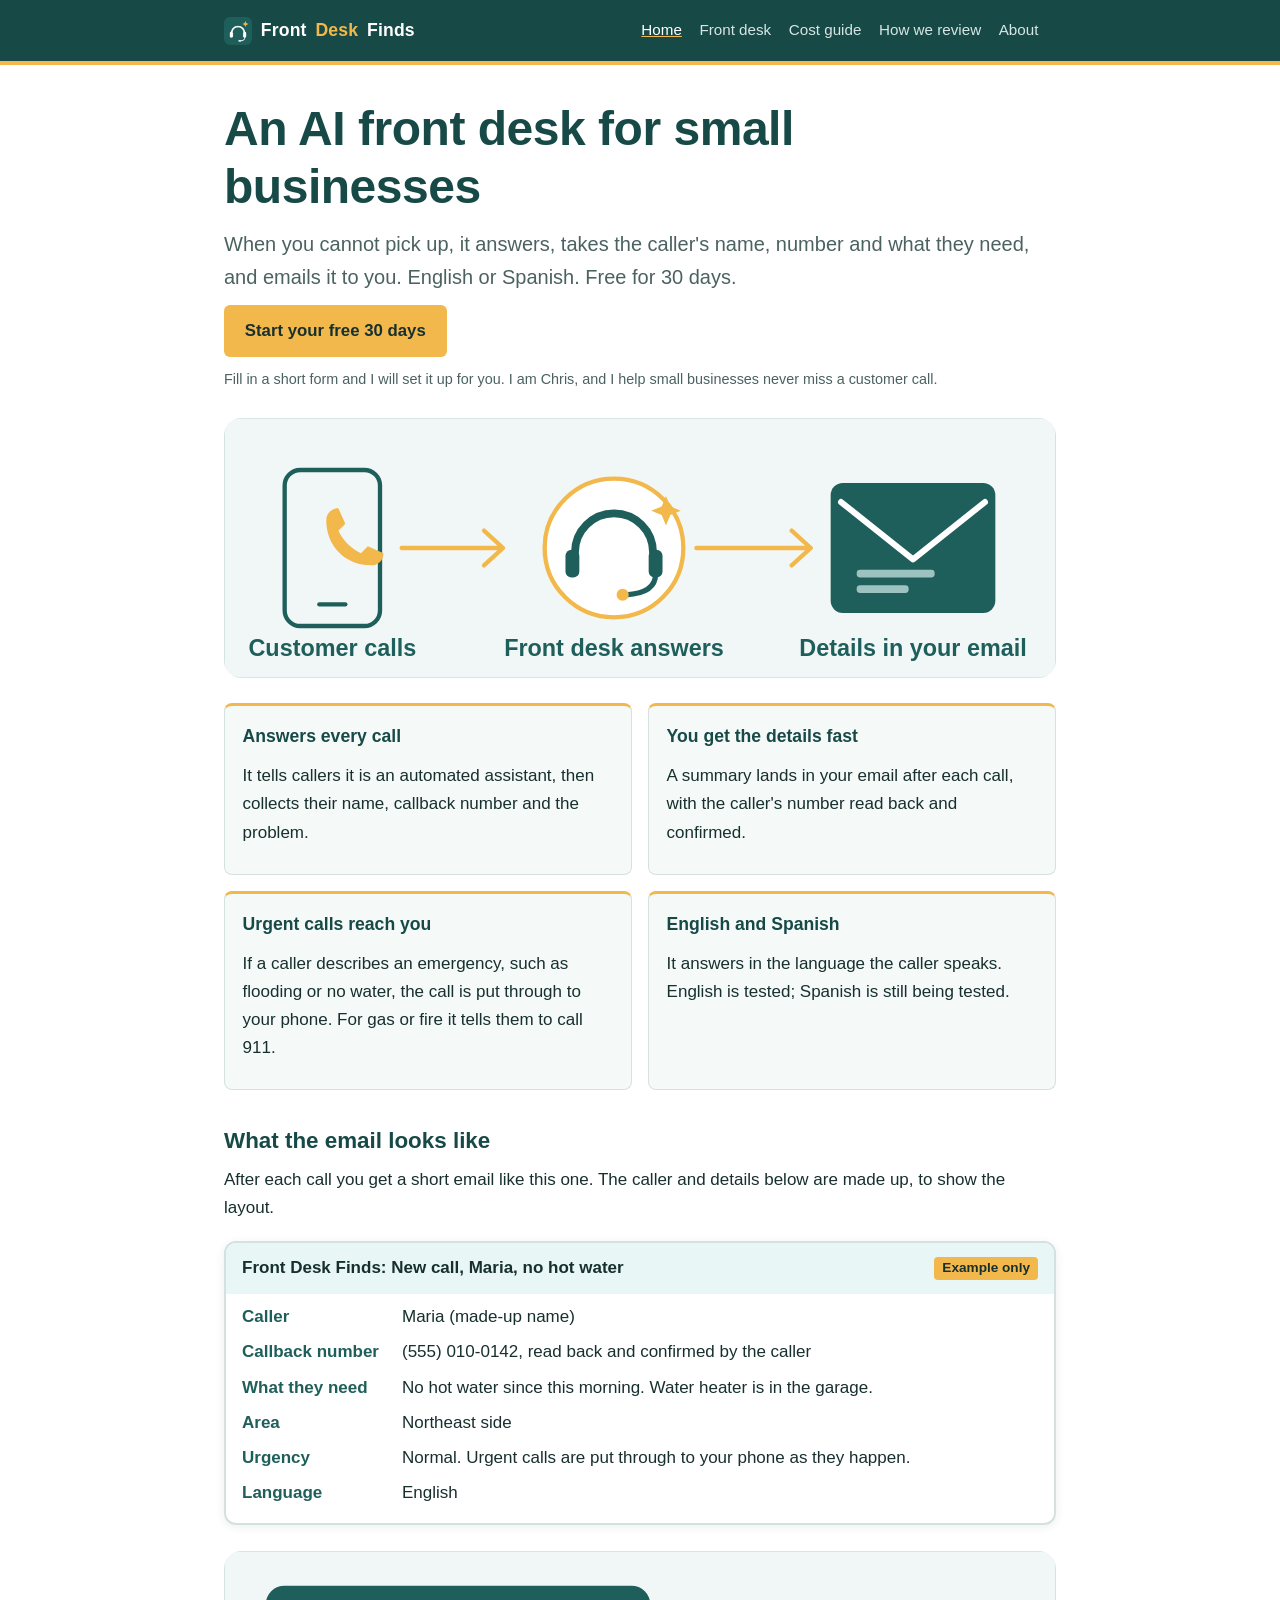
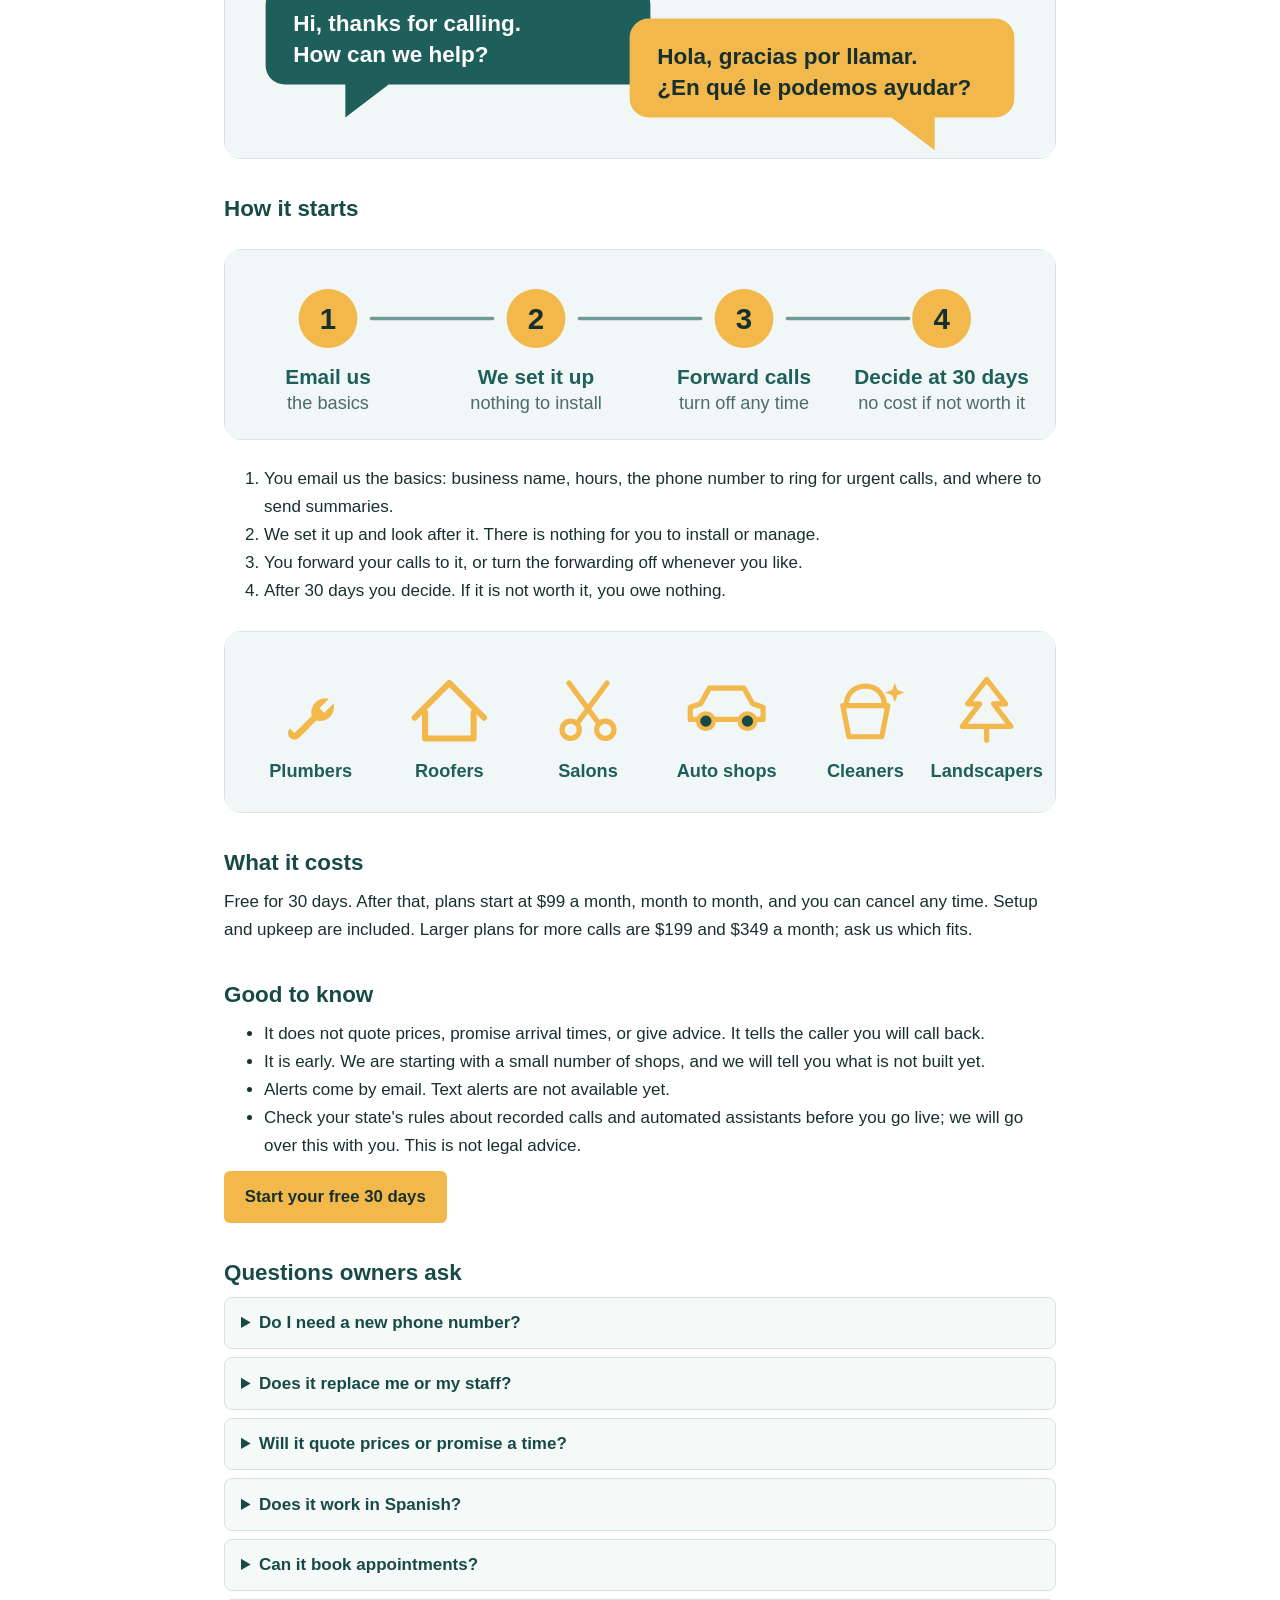
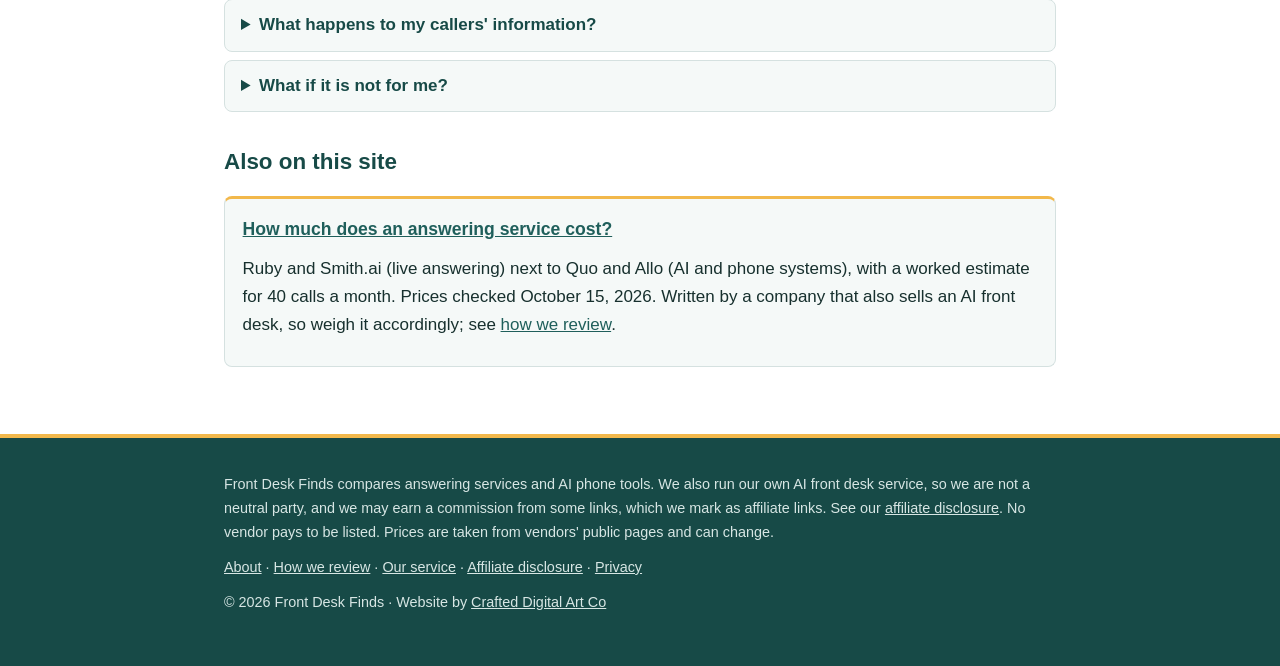
<file: index.html>
<!doctype html>
<html lang="en">
<head>
<meta charset="utf-8">
<meta name="viewport" content="width=device-width,initial-scale=1">
<title>Front Desk Finds: an AI front desk for small businesses</title>
<meta name="description" content="An AI front desk that answers your calls when you cannot, takes the caller's details and emails them to you. English and Spanish. Free for 30 days.">
<link rel="canonical" href="https://frontdeskfinds.com/">
<link rel="icon" href="/icon-48.png" type="image/png">
<link rel="stylesheet" href="/style.css">
<meta property="og:title" content="Front Desk Finds: an AI front desk for small businesses">
<meta property="og:description" content="An AI front desk that answers your calls when you cannot, takes the caller's details and emails them to you. English and Spanish. Free for 30 days.">
<meta property="og:image" content="https://frontdeskfinds.com/img/og.png">
<meta name="twitter:card" content="summary_large_image">
<meta property="og:type" content="website">
<meta property="og:url" content="https://frontdeskfinds.com/">
</head>
<body>
<header class="site"><div class="wrap">
<a class="brand" href="/"><img src="/icon-48.png" alt="" width="28" height="28">Front <span class="gold">Desk</span> Finds</a>
<nav aria-label="Main"><a href="/" aria-current="page">Home</a><a href="/our-service/">Front desk</a><a href="/how-much-does-an-answering-service-cost/">Cost guide</a><a href="/how-we-review/">How we review</a><a href="/about/">About</a></nav>
</div></header>
<main><div class="wrap">

<h1>An AI front desk for small businesses</h1>
<p class="lede">When you cannot pick up, it answers, takes the caller's name, number and what they need, and emails it to you. English or Spanish. Free for 30 days.</p>
<p><a class="btn" href="/start/">Start your free 30 days</a></p>
<p class="meta">Fill in a short form and I will set it up for you. I am Chris, and I help small businesses never miss a customer call.</p>

<img class="hero" src="/img/call-to-email.svg" alt="A customer call is answered by the AI front desk and the details arrive in your email" width="960" height="300">

<div class="cards two">
<div class="card"><h3>Answers every call</h3><p>It tells callers it is an automated assistant, then collects their name, callback number and the problem.</p></div>
<div class="card"><h3>You get the details fast</h3><p>A summary lands in your email after each call, with the caller's number read back and confirmed.</p></div>
<div class="card"><h3>Urgent calls reach you</h3><p>If a caller describes an emergency, such as flooding or no water, the call is put through to your phone. For gas or fire it tells them to call 911.</p></div>
<div class="card"><h3>English and Spanish</h3><p>It answers in the language the caller speaks. English is tested; Spanish is still being tested.</p></div>
</div>

<h2>What the email looks like</h2>
<p>After each call you get a short email like this one. The caller and details below are made up, to show the layout.</p>
<div class="email" role="img" aria-label="Example email summary of a call, with made-up details">
<div class="email-head"><span>Front Desk Finds: New call, Maria, no hot water</span><em>Example only</em></div>
<dl>
<dt>Caller</dt><dd>Maria (made-up name)</dd>
<dt>Callback number</dt><dd>(555) 010-0142, read back and confirmed by the caller</dd>
<dt>What they need</dt><dd>No hot water since this morning. Water heater is in the garage.</dd>
<dt>Area</dt><dd>Northeast side</dd>
<dt>Urgency</dt><dd>Normal. Urgent calls are put through to your phone as they happen.</dd>
<dt>Language</dt><dd>English</dd>
</dl>
</div>

<img class="band" src="/img/bilingual.svg" alt="Speech bubbles in English and Spanish" width="960" height="240">

<h2>How it starts</h2>
<img class="band" src="/img/how-it-starts.svg" alt="Four steps: email us, we set it up, forward your calls, you decide after 30 days" width="960" height="220">
<ol>
<li>You email us the basics: business name, hours, the phone number to ring for urgent calls, and where to send summaries.</li>
<li>We set it up and look after it. There is nothing for you to install or manage.</li>
<li>You forward your calls to it, or turn the forwarding off whenever you like.</li>
<li>After 30 days you decide. If it is not worth it, you owe nothing.</li>
</ol>

<img class="band" src="/img/trades.svg" alt="Plumbers, roofers, salons, auto shops, cleaners and landscapers" width="960" height="210">
<h2>What it costs</h2>
<p>Free for 30 days. After that, plans start at $99 a month, month to month, and you can cancel any time. Setup and upkeep are included. Larger plans for more calls are $199 and $349 a month; ask us which fits.</p>

<h2>Good to know</h2>
<ul>
<li>It does not quote prices, promise arrival times, or give advice. It tells the caller you will call back.</li>
<li>It is early. We are starting with a small number of shops, and we will tell you what is not built yet.</li>
<li>Alerts come by email. Text alerts are not available yet.</li>
<li>Check your state's rules about recorded calls and automated assistants before you go live; we will go over this with you. This is not legal advice.</li>
</ul>
<p><a class="btn" href="/start/">Start your free 30 days</a></p>

<h2>Questions owners ask</h2>
<div class="faq">
<details><summary>Do I need a new phone number?</summary><p>No. You forward your calls to the front desk, and you can turn the forwarding off whenever you like.</p></details>
<details><summary>Does it replace me or my staff?</summary><p>No. It picks up calls you miss, takes the details, and you call back. If a caller describes an emergency, the call is put through to your phone.</p></details>
<details><summary>Will it quote prices or promise a time?</summary><p>No. It never quotes prices, promises arrival times, or gives advice. It tells the caller you will call back.</p></details>
<details><summary>Does it work in Spanish?</summary><p>Yes, it answers in the language the caller speaks. English is tested. Spanish is still being tested.</p></details>
<details><summary>Can it book appointments?</summary><p>Not yet. Taking appointment requests is being tested and will be an add-on on larger plans.</p></details>
<details><summary>What happens to my callers' information?</summary><p>It is the caller's name, number and what they need, sent to you by email. We do not sell it. Before you start, we put in writing exactly what is kept.</p></details>
<details><summary>What if it is not for me?</summary><p>The first 30 days are free. After that it is month to month and you can cancel any time.</p></details>
</div>

<h2>Also on this site</h2>
<div class="cards">
<div class="card">
<h3><a href="/how-much-does-an-answering-service-cost/">How much does an answering service cost?</a></h3>
<p>Ruby and Smith.ai (live answering) next to Quo and Allo (AI and phone systems), with a worked estimate for 40 calls a month. Prices checked October 15, 2026. Written by a company that also sells an AI front desk, so weigh it accordingly; see <a href="/how-we-review/">how we review</a>.</p>
</div>
</div>
</div></main>
<footer class="site"><div class="wrap">
<p class="disclosure">Front Desk Finds compares answering services and AI phone tools. We also run our own AI front desk service, so we are not a neutral party, and we may earn a commission from some links, which we mark as affiliate links. See our <a href="/affiliate-disclosure/">affiliate disclosure</a>. No vendor pays to be listed. Prices are taken from vendors' public pages and can change.</p>
<p><a href="/about/">About</a> &middot; <a href="/how-we-review/">How we review</a> &middot; <a href="/our-service/">Our service</a> &middot; <a href="/affiliate-disclosure/">Affiliate disclosure</a> &middot; <a href="/privacy/">Privacy</a></p>
<p>&copy; 2026 Front Desk Finds &middot; Website by <a href="https://crafteddigitalartco.com">Crafted Digital Art Co</a></p>
</div></footer>
</body>
</html>
</file>
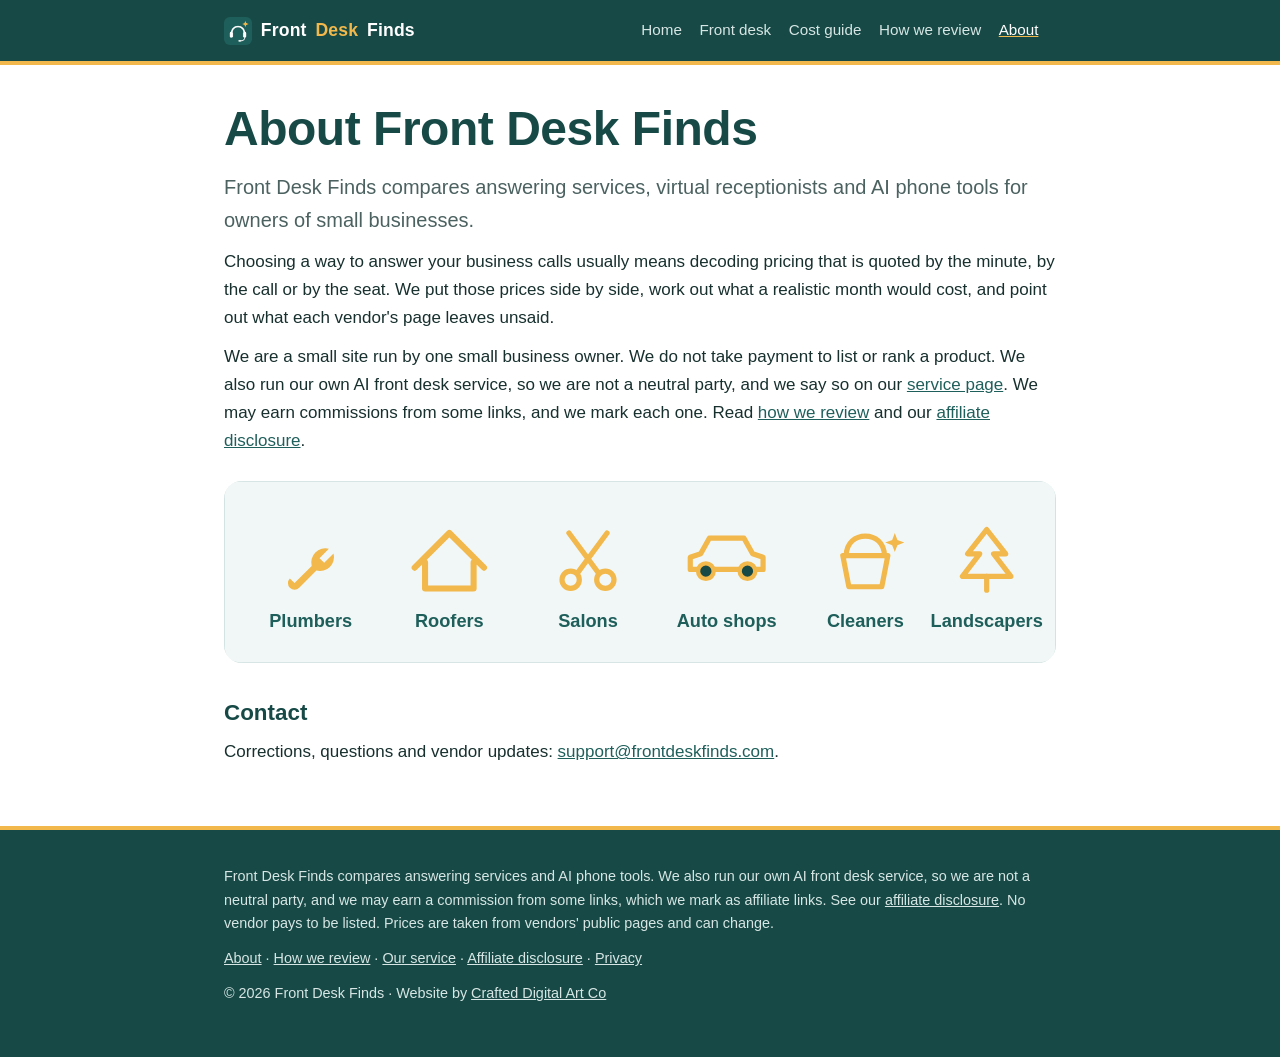
<file: about/index.html>
<!doctype html>
<html lang="en">
<head>
<meta charset="utf-8">
<meta name="viewport" content="width=device-width,initial-scale=1">
<title>About | Front Desk Finds</title>
<meta name="description" content="About Front Desk Finds, a comparison site for small-business call answering tools.">
<link rel="canonical" href="https://frontdeskfinds.com/about/">
<link rel="icon" href="/icon-48.png" type="image/png">
<link rel="stylesheet" href="/style.css">
<meta property="og:title" content="About | Front Desk Finds">
<meta property="og:description" content="About Front Desk Finds, a comparison site for small-business call answering tools.">
<meta property="og:image" content="https://frontdeskfinds.com/img/og.png">
<meta name="twitter:card" content="summary_large_image">
<meta property="og:type" content="website">
<meta property="og:url" content="https://frontdeskfinds.com/about/">
</head>
<body>
<header class="site"><div class="wrap">
<a class="brand" href="/"><img src="/icon-48.png" alt="" width="28" height="28">Front <span class="gold">Desk</span> Finds</a>
<nav aria-label="Main"><a href="/">Home</a><a href="/our-service/">Front desk</a><a href="/how-much-does-an-answering-service-cost/">Cost guide</a><a href="/how-we-review/">How we review</a><a href="/about/" aria-current="page">About</a></nav>
</div></header>
<main><div class="wrap">

<h1>About Front Desk Finds</h1>
<p class="lede">Front Desk Finds compares answering services, virtual receptionists and AI phone tools for owners of small businesses.</p>
<p>Choosing a way to answer your business calls usually means decoding pricing that is quoted by the minute, by the call or by the seat. We put those prices side by side, work out what a realistic month would cost, and point out what each vendor's page leaves unsaid.</p>
<p>We are a small site run by one small business owner. We do not take payment to list or rank a product. We also run our own AI front desk service, so we are not a neutral party, and we say so on our <a href="/our-service/">service page</a>. We may earn commissions from some links, and we mark each one. Read <a href="/how-we-review/">how we review</a> and our <a href="/affiliate-disclosure/">affiliate disclosure</a>.</p>
<img class="band" src="/img/trades.svg" alt="Plumbers, roofers, salons, auto shops, cleaners and landscapers" width="960" height="210">
<h2>Contact</h2>
<p>Corrections, questions and vendor updates: <a href="mailto:support@frontdeskfinds.com">support@frontdeskfinds.com</a>.</p>

</div></main>
<footer class="site"><div class="wrap">
<p class="disclosure">Front Desk Finds compares answering services and AI phone tools. We also run our own AI front desk service, so we are not a neutral party, and we may earn a commission from some links, which we mark as affiliate links. See our <a href="/affiliate-disclosure/">affiliate disclosure</a>. No vendor pays to be listed. Prices are taken from vendors' public pages and can change.</p>
<p><a href="/about/">About</a> &middot; <a href="/how-we-review/">How we review</a> &middot; <a href="/our-service/">Our service</a> &middot; <a href="/affiliate-disclosure/">Affiliate disclosure</a> &middot; <a href="/privacy/">Privacy</a></p>
<p>&copy; 2026 Front Desk Finds &middot; Website by <a href="https://crafteddigitalartco.com">Crafted Digital Art Co</a></p>
</div></footer>
</body>
</html>
</file>
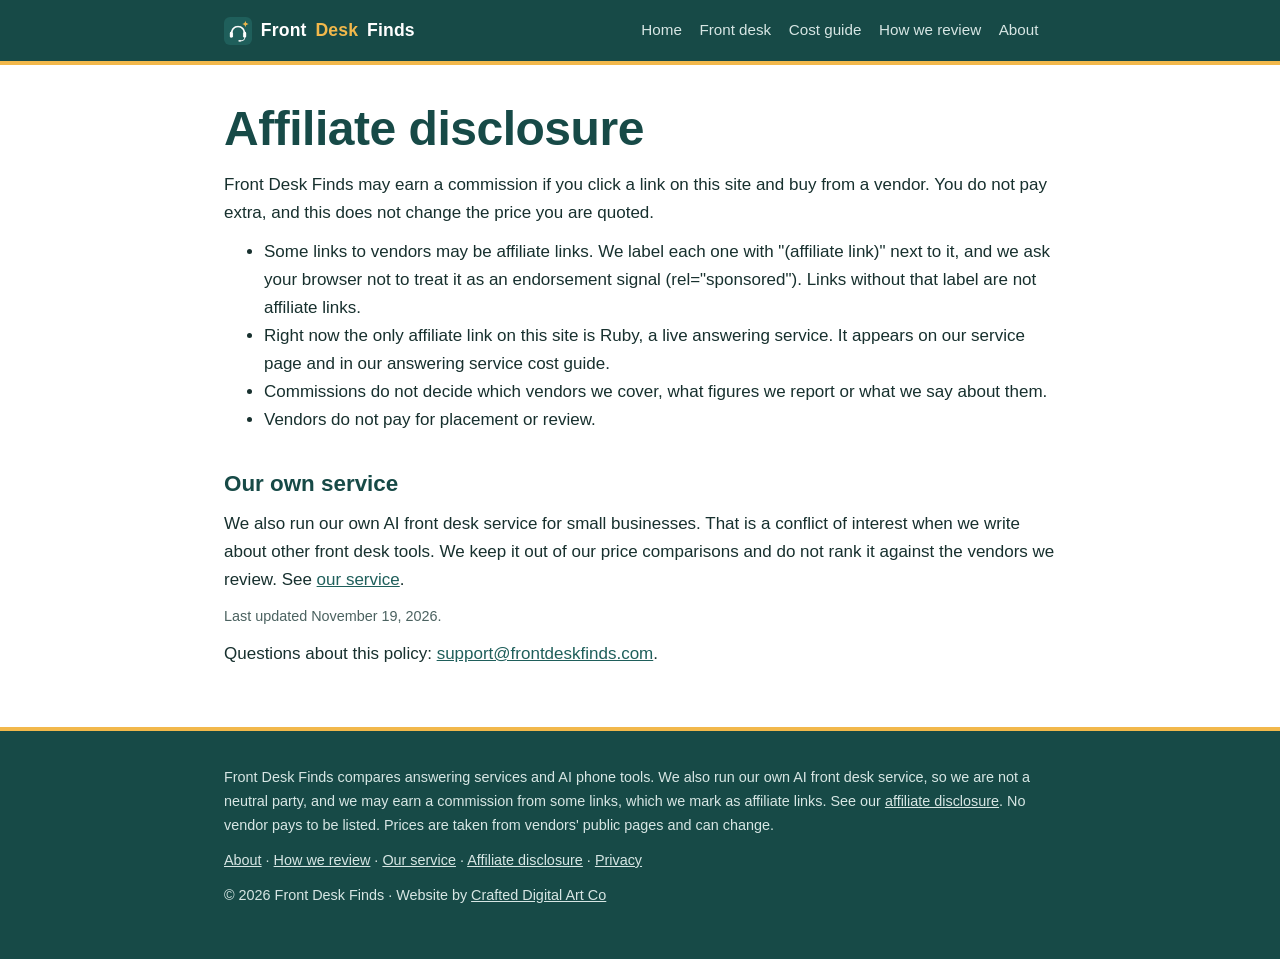
<file: affiliate-disclosure/index.html>
<!doctype html>
<html lang="en">
<head>
<meta charset="utf-8">
<meta name="viewport" content="width=device-width,initial-scale=1">
<title>Affiliate disclosure | Front Desk Finds</title>
<meta name="description" content="How Front Desk Finds handles affiliate links and commissions.">
<link rel="canonical" href="https://frontdeskfinds.com/affiliate-disclosure/">
<link rel="icon" href="/icon-48.png" type="image/png">
<link rel="stylesheet" href="/style.css">
<meta property="og:title" content="Affiliate disclosure | Front Desk Finds">
<meta property="og:description" content="How Front Desk Finds handles affiliate links and commissions.">
<meta property="og:image" content="https://frontdeskfinds.com/img/og.png">
<meta name="twitter:card" content="summary_large_image">
<meta property="og:type" content="website">
<meta property="og:url" content="https://frontdeskfinds.com/affiliate-disclosure/">
</head>
<body>
<header class="site"><div class="wrap">
<a class="brand" href="/"><img src="/icon-48.png" alt="" width="28" height="28">Front <span class="gold">Desk</span> Finds</a>
<nav aria-label="Main"><a href="/">Home</a><a href="/our-service/">Front desk</a><a href="/how-much-does-an-answering-service-cost/">Cost guide</a><a href="/how-we-review/">How we review</a><a href="/about/">About</a></nav>
</div></header>
<main><div class="wrap">

<h1>Affiliate disclosure</h1>
<p>Front Desk Finds may earn a commission if you click a link on this site and buy from a vendor. You do not pay extra, and this does not change the price you are quoted.</p>
<ul>
<li>Some links to vendors may be affiliate links. We label each one with "(affiliate link)" next to it, and we ask your browser not to treat it as an endorsement signal (rel="sponsored"). Links without that label are not affiliate links.</li>
<li>Right now the only affiliate link on this site is Ruby, a live answering service. It appears on our service page and in our answering service cost guide.</li>
<li>Commissions do not decide which vendors we cover, what figures we report or what we say about them.</li>
<li>Vendors do not pay for placement or review.</li>
</ul>
<h2>Our own service</h2>
<p>We also run our own AI front desk service for small businesses. That is a conflict of interest when we write about other front desk tools. We keep it out of our price comparisons and do not rank it against the vendors we review. See <a href="/our-service/">our service</a>.</p>
<p class="meta">Last updated November 19, 2026.</p>
<p>Questions about this policy: <a href="mailto:support@frontdeskfinds.com">support@frontdeskfinds.com</a>.</p>

</div></main>
<footer class="site"><div class="wrap">
<p class="disclosure">Front Desk Finds compares answering services and AI phone tools. We also run our own AI front desk service, so we are not a neutral party, and we may earn a commission from some links, which we mark as affiliate links. See our <a href="/affiliate-disclosure/">affiliate disclosure</a>. No vendor pays to be listed. Prices are taken from vendors' public pages and can change.</p>
<p><a href="/about/">About</a> &middot; <a href="/how-we-review/">How we review</a> &middot; <a href="/our-service/">Our service</a> &middot; <a href="/affiliate-disclosure/">Affiliate disclosure</a> &middot; <a href="/privacy/">Privacy</a></p>
<p>&copy; 2026 Front Desk Finds &middot; Website by <a href="https://crafteddigitalartco.com">Crafted Digital Art Co</a></p>
</div></footer>
</body>
</html>
</file>
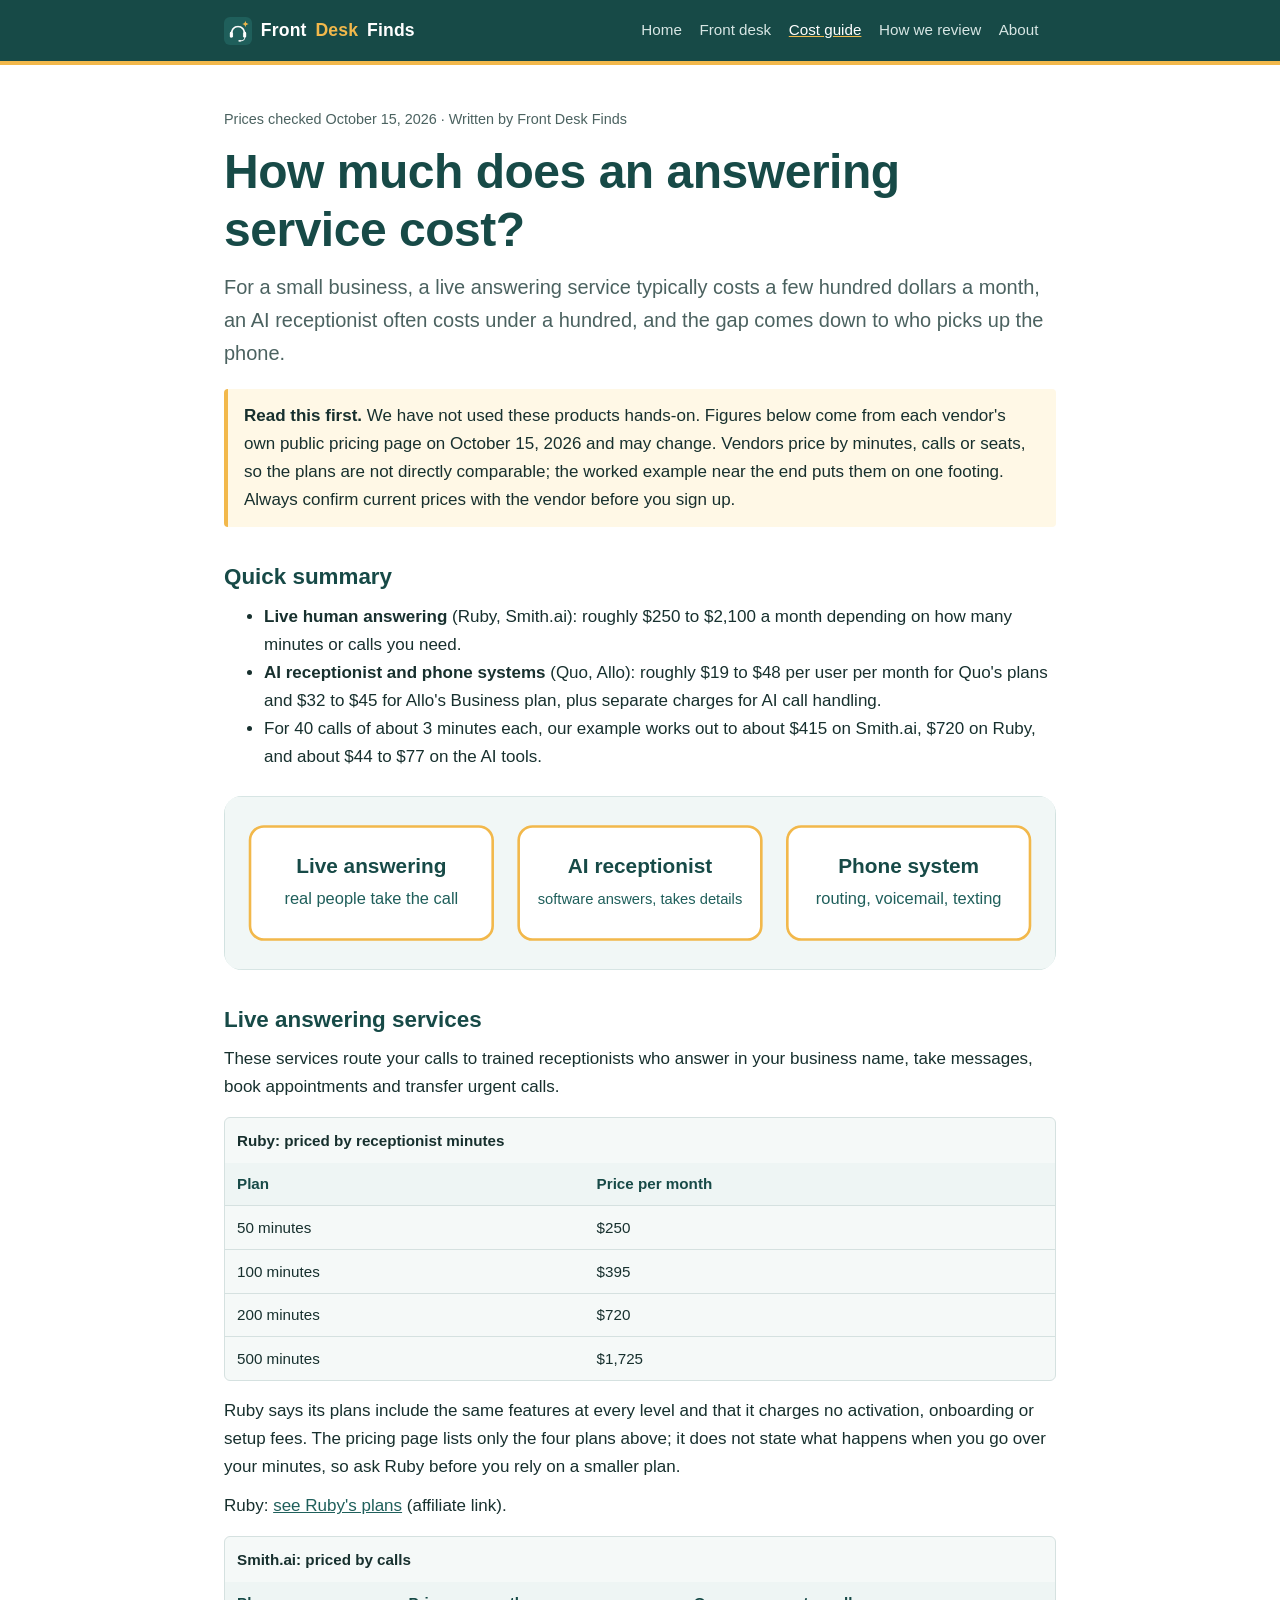
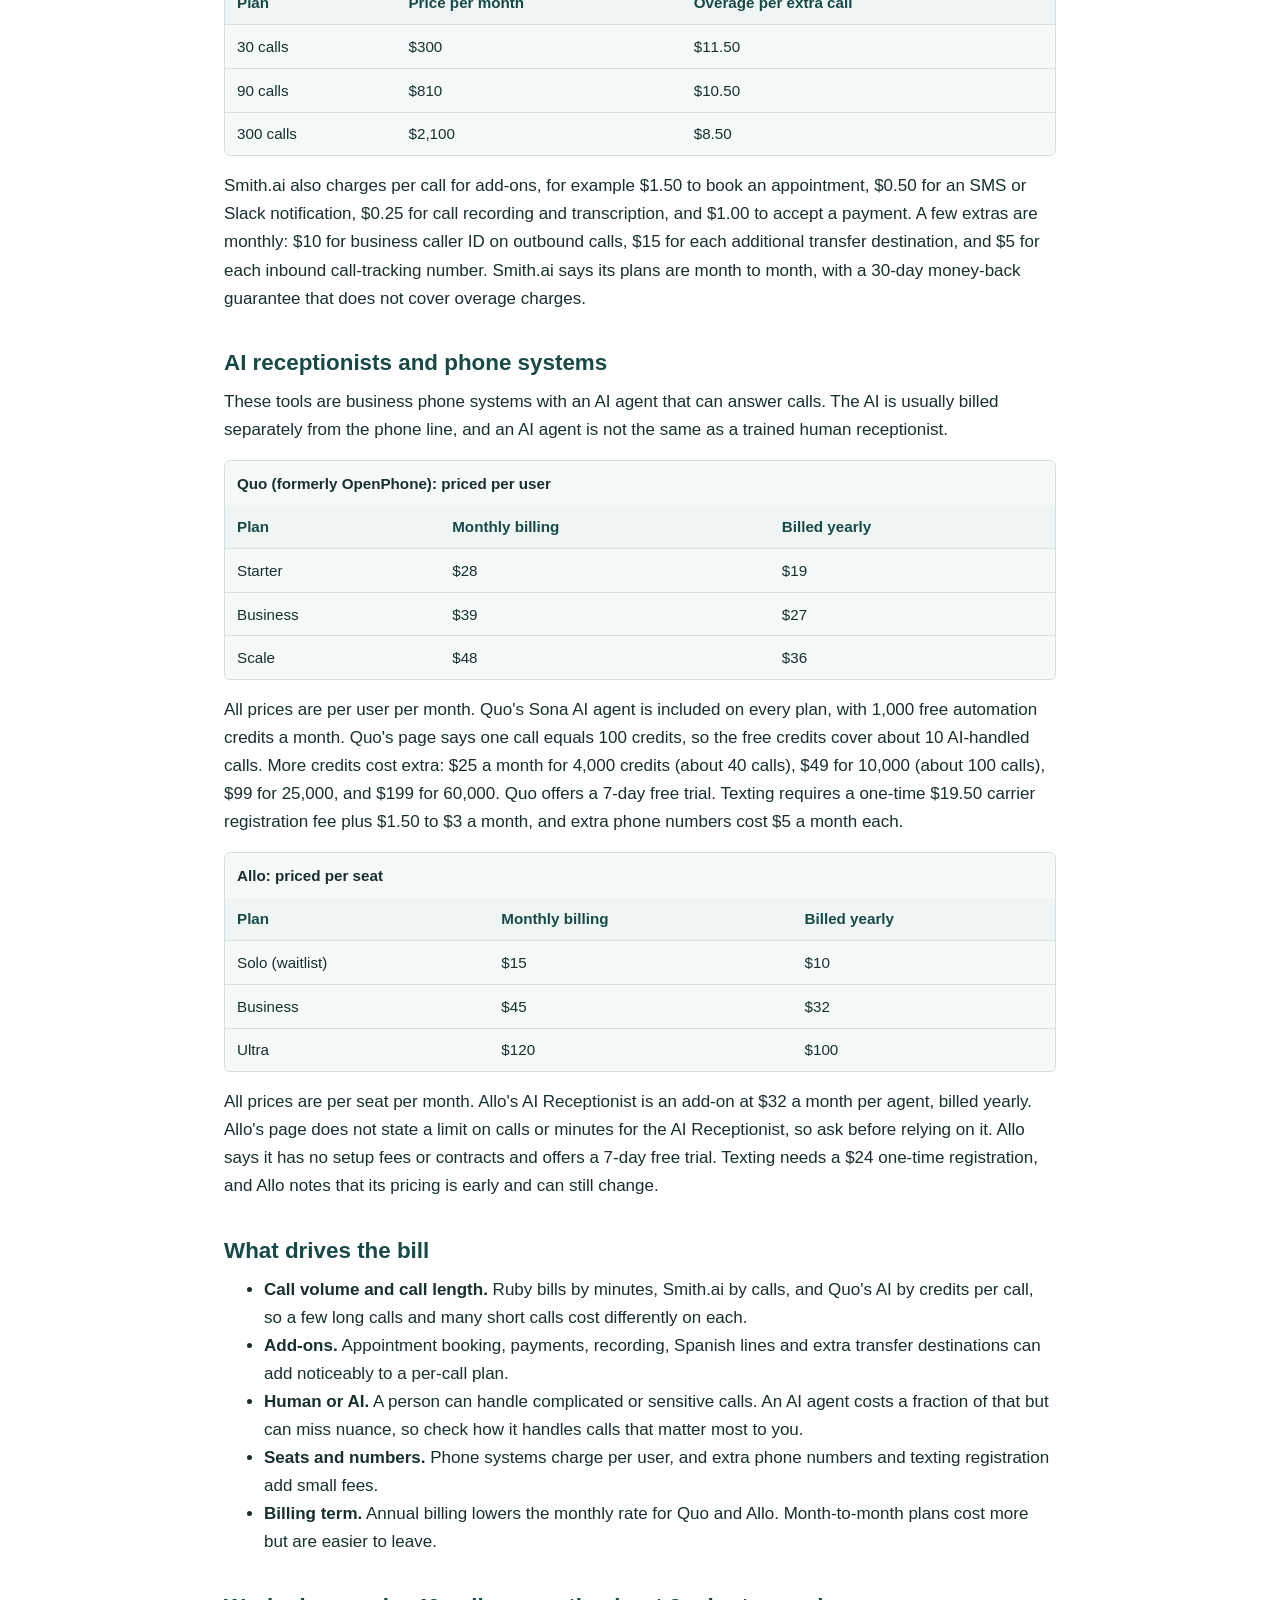
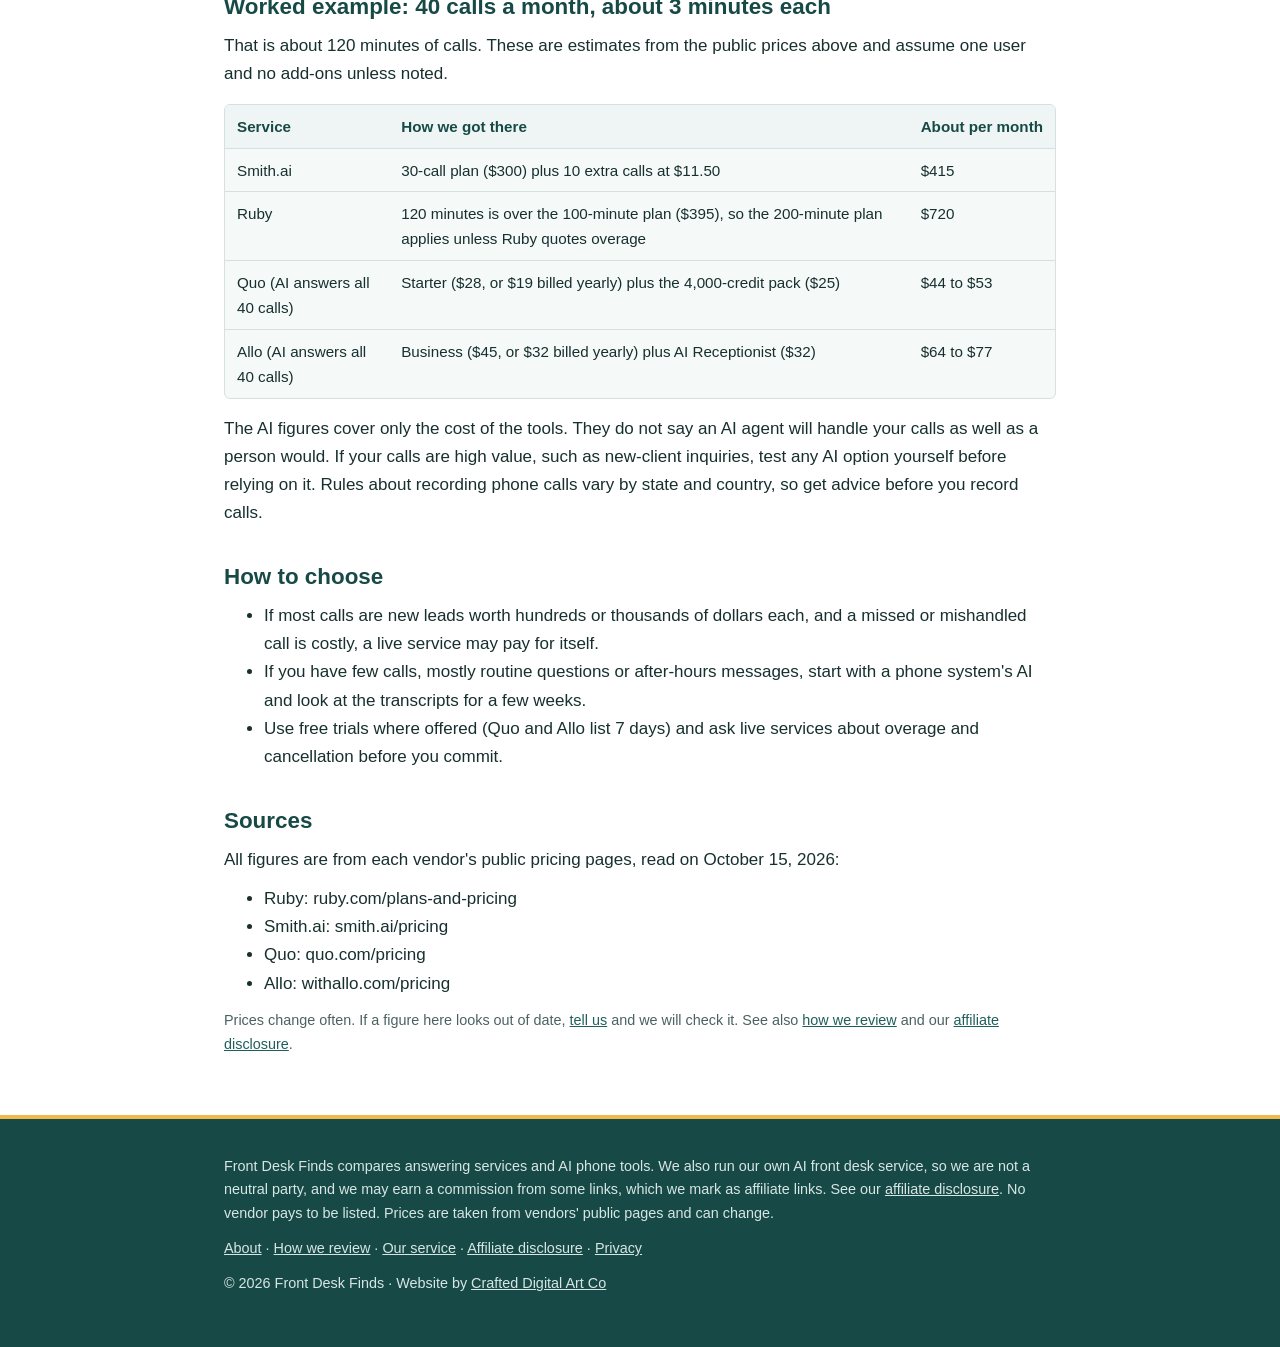
<file: how-much-does-an-answering-service-cost/index.html>
<!doctype html>
<html lang="en">
<head>
<meta charset="utf-8">
<meta name="viewport" content="width=device-width,initial-scale=1">
<title>How much does an answering service cost? Ruby, Smith.ai, Quo, Allo</title>
<meta name="description" content="Answering service prices compared: Ruby, Smith.ai, Quo and Allo, with a worked estimate for 40 calls a month. Prices checked October 15, 2026.">
<link rel="canonical" href="https://frontdeskfinds.com/how-much-does-an-answering-service-cost/">
<link rel="icon" href="/icon-48.png" type="image/png">
<link rel="stylesheet" href="/style.css">
<meta property="og:title" content="How much does an answering service cost? Ruby, Smith.ai, Quo, Allo">
<meta property="og:description" content="Answering service prices compared: Ruby, Smith.ai, Quo and Allo, with a worked estimate for 40 calls a month. Prices checked October 15, 2026.">
<meta property="og:image" content="https://frontdeskfinds.com/img/og.png">
<meta name="twitter:card" content="summary_large_image">
<meta property="og:type" content="website">
<meta property="og:url" content="https://frontdeskfinds.com/how-much-does-an-answering-service-cost/">
</head>
<body>
<header class="site"><div class="wrap">
<a class="brand" href="/"><img src="/icon-48.png" alt="" width="28" height="28">Front <span class="gold">Desk</span> Finds</a>
<nav aria-label="Main"><a href="/">Home</a><a href="/our-service/">Front desk</a><a href="/how-much-does-an-answering-service-cost/" aria-current="page">Cost guide</a><a href="/how-we-review/">How we review</a><a href="/about/">About</a></nav>
</div></header>
<main><div class="wrap">

<p class="meta">Prices checked October 15, 2026 &middot; Written by Front Desk Finds</p>
<h1>How much does an answering service cost?</h1>
<p class="lede">For a small business, a live answering service typically costs a few hundred dollars a month, an AI receptionist often costs under a hundred, and the gap comes down to who picks up the phone.</p>
<div class="note"><strong>Read this first.</strong> We have not used these products hands-on. Figures below come from each vendor's own public pricing page on October 15, 2026 and may change. Vendors price by minutes, calls or seats, so the plans are not directly comparable; the worked example near the end puts them on one footing. Always confirm current prices with the vendor before you sign up.</div>

<h2>Quick summary</h2>
<ul>
<li><strong>Live human answering</strong> (Ruby, Smith.ai): roughly $250 to $2,100 a month depending on how many minutes or calls you need.</li>
<li><strong>AI receptionist and phone systems</strong> (Quo, Allo): roughly $19 to $48 per user per month for Quo's plans and $32 to $45 for Allo's Business plan, plus separate charges for AI call handling.</li>
<li>For 40 calls of about 3 minutes each, our example works out to about $415 on Smith.ai, $720 on Ruby, and about $44 to $77 on the AI tools.</li>
</ul>

<img class="band" src="/img/three-types.svg" alt="Live answering services, AI receptionists, and phone systems" width="960" height="200">
<h2>Live answering services</h2>
<p>These services route your calls to trained receptionists who answer in your business name, take messages, book appointments and transfer urgent calls.</p>

<div class="tablewrap"><table>
<caption>Ruby: priced by receptionist minutes</caption>
<thead><tr><th>Plan</th><th>Price per month</th></tr></thead>
<tbody>
<tr><td>50 minutes</td><td>$250</td></tr>
<tr><td>100 minutes</td><td>$395</td></tr>
<tr><td>200 minutes</td><td>$720</td></tr>
<tr><td>500 minutes</td><td>$1,725</td></tr>
</tbody></table></div>
<p>Ruby says its plans include the same features at every level and that it charges no activation, onboarding or setup fees. The pricing page lists only the four plans above; it does not state what happens when you go over your minutes, so ask Ruby before you rely on a smaller plan.</p>
<p>Ruby: <a href="https://affiliate.ruby.com/server/affiliate_application/r/FINDSVL" target="_blank" rel="sponsored noopener">see Ruby's plans</a> (affiliate link).</p>

<div class="tablewrap"><table>
<caption>Smith.ai: priced by calls</caption>
<thead><tr><th>Plan</th><th>Price per month</th><th>Overage per extra call</th></tr></thead>
<tbody>
<tr><td>30 calls</td><td>$300</td><td>$11.50</td></tr>
<tr><td>90 calls</td><td>$810</td><td>$10.50</td></tr>
<tr><td>300 calls</td><td>$2,100</td><td>$8.50</td></tr>
</tbody></table></div>
<p>Smith.ai also charges per call for add-ons, for example $1.50 to book an appointment, $0.50 for an SMS or Slack notification, $0.25 for call recording and transcription, and $1.00 to accept a payment. A few extras are monthly: $10 for business caller ID on outbound calls, $15 for each additional transfer destination, and $5 for each inbound call-tracking number. Smith.ai says its plans are month to month, with a 30-day money-back guarantee that does not cover overage charges.</p>

<h2>AI receptionists and phone systems</h2>
<p>These tools are business phone systems with an AI agent that can answer calls. The AI is usually billed separately from the phone line, and an AI agent is not the same as a trained human receptionist.</p>

<div class="tablewrap"><table>
<caption>Quo (formerly OpenPhone): priced per user</caption>
<thead><tr><th>Plan</th><th>Monthly billing</th><th>Billed yearly</th></tr></thead>
<tbody>
<tr><td>Starter</td><td>$28</td><td>$19</td></tr>
<tr><td>Business</td><td>$39</td><td>$27</td></tr>
<tr><td>Scale</td><td>$48</td><td>$36</td></tr>
</tbody></table></div>
<p>All prices are per user per month. Quo's Sona AI agent is included on every plan, with 1,000 free automation credits a month. Quo's page says one call equals 100 credits, so the free credits cover about 10 AI-handled calls. More credits cost extra: $25 a month for 4,000 credits (about 40 calls), $49 for 10,000 (about 100 calls), $99 for 25,000, and $199 for 60,000. Quo offers a 7-day free trial. Texting requires a one-time $19.50 carrier registration fee plus $1.50 to $3 a month, and extra phone numbers cost $5 a month each.</p>

<div class="tablewrap"><table>
<caption>Allo: priced per seat</caption>
<thead><tr><th>Plan</th><th>Monthly billing</th><th>Billed yearly</th></tr></thead>
<tbody>
<tr><td>Solo (waitlist)</td><td>$15</td><td>$10</td></tr>
<tr><td>Business</td><td>$45</td><td>$32</td></tr>
<tr><td>Ultra</td><td>$120</td><td>$100</td></tr>
</tbody></table></div>
<p>All prices are per seat per month. Allo's AI Receptionist is an add-on at $32 a month per agent, billed yearly. Allo's page does not state a limit on calls or minutes for the AI Receptionist, so ask before relying on it. Allo says it has no setup fees or contracts and offers a 7-day free trial. Texting needs a $24 one-time registration, and Allo notes that its pricing is early and can still change.</p>

<h2>What drives the bill</h2>
<ul>
<li><strong>Call volume and call length.</strong> Ruby bills by minutes, Smith.ai by calls, and Quo's AI by credits per call, so a few long calls and many short calls cost differently on each.</li>
<li><strong>Add-ons.</strong> Appointment booking, payments, recording, Spanish lines and extra transfer destinations can add noticeably to a per-call plan.</li>
<li><strong>Human or AI.</strong> A person can handle complicated or sensitive calls. An AI agent costs a fraction of that but can miss nuance, so check how it handles calls that matter most to you.</li>
<li><strong>Seats and numbers.</strong> Phone systems charge per user, and extra phone numbers and texting registration add small fees.</li>
<li><strong>Billing term.</strong> Annual billing lowers the monthly rate for Quo and Allo. Month-to-month plans cost more but are easier to leave.</li>
</ul>

<h2>Worked example: 40 calls a month, about 3 minutes each</h2>
<p>That is about 120 minutes of calls. These are estimates from the public prices above and assume one user and no add-ons unless noted.</p>
<div class="tablewrap"><table>
<thead><tr><th>Service</th><th>How we got there</th><th>About per month</th></tr></thead>
<tbody>
<tr><td>Smith.ai</td><td>30-call plan ($300) plus 10 extra calls at $11.50</td><td>$415</td></tr>
<tr><td>Ruby</td><td>120 minutes is over the 100-minute plan ($395), so the 200-minute plan applies unless Ruby quotes overage</td><td>$720</td></tr>
<tr><td>Quo (AI answers all 40 calls)</td><td>Starter ($28, or $19 billed yearly) plus the 4,000-credit pack ($25)</td><td>$44 to $53</td></tr>
<tr><td>Allo (AI answers all 40 calls)</td><td>Business ($45, or $32 billed yearly) plus AI Receptionist ($32)</td><td>$64 to $77</td></tr>
</tbody></table></div>
<p>The AI figures cover only the cost of the tools. They do not say an AI agent will handle your calls as well as a person would. If your calls are high value, such as new-client inquiries, test any AI option yourself before relying on it. Rules about recording phone calls vary by state and country, so get advice before you record calls.</p>

<h2>How to choose</h2>
<ul>
<li>If most calls are new leads worth hundreds or thousands of dollars each, and a missed or mishandled call is costly, a live service may pay for itself.</li>
<li>If you have few calls, mostly routine questions or after-hours messages, start with a phone system's AI and look at the transcripts for a few weeks.</li>
<li>Use free trials where offered (Quo and Allo list 7 days) and ask live services about overage and cancellation before you commit.</li>
</ul>

<h2>Sources</h2>
<p>All figures are from each vendor's public pricing pages, read on October 15, 2026:</p>
<ul>
<li>Ruby: ruby.com/plans-and-pricing</li>
<li>Smith.ai: smith.ai/pricing</li>
<li>Quo: quo.com/pricing</li>
<li>Allo: withallo.com/pricing</li>
</ul>
<p class="meta">Prices change often. If a figure here looks out of date, <a href="mailto:support@frontdeskfinds.com">tell us</a> and we will check it. See also <a href="/how-we-review/">how we review</a> and our <a href="/affiliate-disclosure/">affiliate disclosure</a>.</p>

</div></main>
<footer class="site"><div class="wrap">
<p class="disclosure">Front Desk Finds compares answering services and AI phone tools. We also run our own AI front desk service, so we are not a neutral party, and we may earn a commission from some links, which we mark as affiliate links. See our <a href="/affiliate-disclosure/">affiliate disclosure</a>. No vendor pays to be listed. Prices are taken from vendors' public pages and can change.</p>
<p><a href="/about/">About</a> &middot; <a href="/how-we-review/">How we review</a> &middot; <a href="/our-service/">Our service</a> &middot; <a href="/affiliate-disclosure/">Affiliate disclosure</a> &middot; <a href="/privacy/">Privacy</a></p>
<p>&copy; 2026 Front Desk Finds &middot; Website by <a href="https://crafteddigitalartco.com">Crafted Digital Art Co</a></p>
</div></footer>
</body>
</html>
</file>
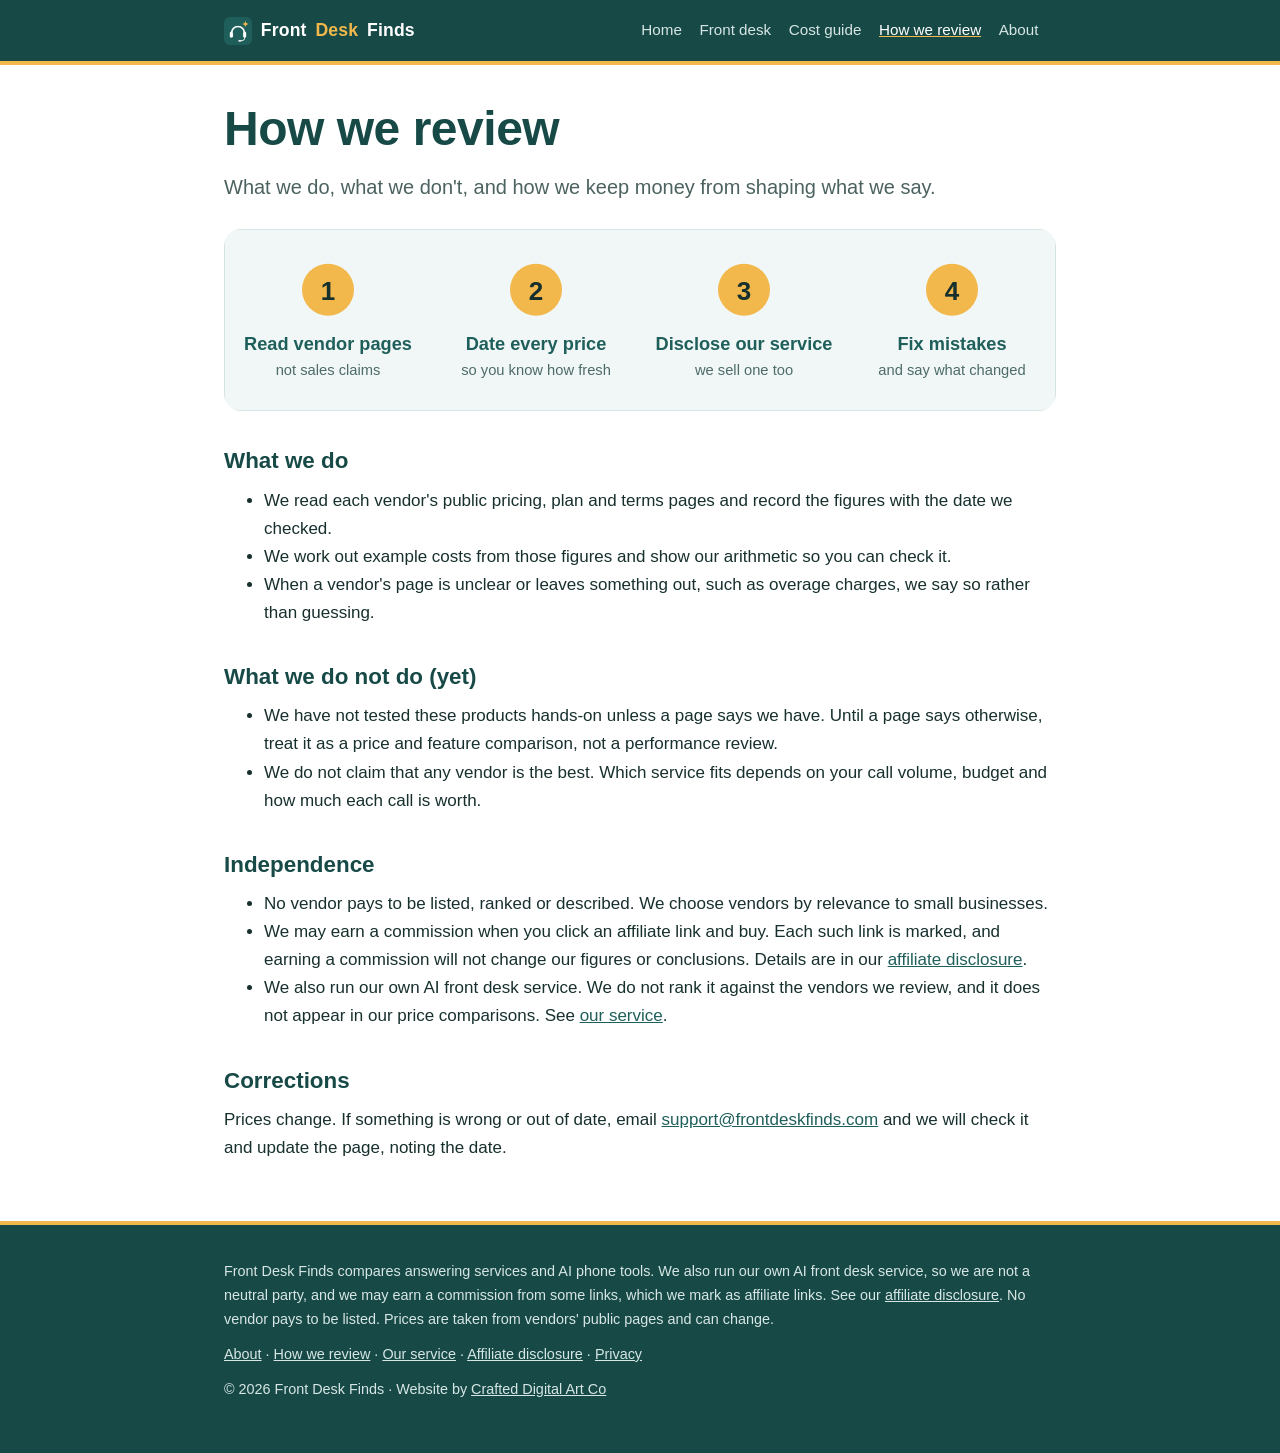
<file: how-we-review/index.html>
<!doctype html>
<html lang="en">
<head>
<meta charset="utf-8">
<meta name="viewport" content="width=device-width,initial-scale=1">
<title>How we review | Front Desk Finds</title>
<meta name="description" content="How Front Desk Finds researches and compares answering services, and how we handle independence and corrections.">
<link rel="canonical" href="https://frontdeskfinds.com/how-we-review/">
<link rel="icon" href="/icon-48.png" type="image/png">
<link rel="stylesheet" href="/style.css">
<meta property="og:title" content="How we review | Front Desk Finds">
<meta property="og:description" content="How Front Desk Finds researches and compares answering services, and how we handle independence and corrections.">
<meta property="og:image" content="https://frontdeskfinds.com/img/og.png">
<meta name="twitter:card" content="summary_large_image">
<meta property="og:type" content="website">
<meta property="og:url" content="https://frontdeskfinds.com/how-we-review/">
</head>
<body>
<header class="site"><div class="wrap">
<a class="brand" href="/"><img src="/icon-48.png" alt="" width="28" height="28">Front <span class="gold">Desk</span> Finds</a>
<nav aria-label="Main"><a href="/">Home</a><a href="/our-service/">Front desk</a><a href="/how-much-does-an-answering-service-cost/">Cost guide</a><a href="/how-we-review/" aria-current="page">How we review</a><a href="/about/">About</a></nav>
</div></header>
<main><div class="wrap">

<h1>How we review</h1>
<p class="lede">What we do, what we don't, and how we keep money from shaping what we say.</p>
<img class="band" src="/img/review-steps.svg" alt="How we review: read vendor pages, date every price, disclose our own service, fix mistakes" width="960" height="210">
<h2>What we do</h2>
<ul>
<li>We read each vendor's public pricing, plan and terms pages and record the figures with the date we checked.</li>
<li>We work out example costs from those figures and show our arithmetic so you can check it.</li>
<li>When a vendor's page is unclear or leaves something out, such as overage charges, we say so rather than guessing.</li>
</ul>
<h2>What we do not do (yet)</h2>
<ul>
<li>We have not tested these products hands-on unless a page says we have. Until a page says otherwise, treat it as a price and feature comparison, not a performance review.</li>
<li>We do not claim that any vendor is the best. Which service fits depends on your call volume, budget and how much each call is worth.</li>
</ul>
<h2>Independence</h2>
<ul>
<li>No vendor pays to be listed, ranked or described. We choose vendors by relevance to small businesses.</li>
<li>We may earn a commission when you click an affiliate link and buy. Each such link is marked, and earning a commission will not change our figures or conclusions. Details are in our <a href="/affiliate-disclosure/">affiliate disclosure</a>.</li>
<li>We also run our own AI front desk service. We do not rank it against the vendors we review, and it does not appear in our price comparisons. See <a href="/our-service/">our service</a>.</li>
</ul>
<h2>Corrections</h2>
<p>Prices change. If something is wrong or out of date, email <a href="mailto:support@frontdeskfinds.com">support@frontdeskfinds.com</a> and we will check it and update the page, noting the date.</p>

</div></main>
<footer class="site"><div class="wrap">
<p class="disclosure">Front Desk Finds compares answering services and AI phone tools. We also run our own AI front desk service, so we are not a neutral party, and we may earn a commission from some links, which we mark as affiliate links. See our <a href="/affiliate-disclosure/">affiliate disclosure</a>. No vendor pays to be listed. Prices are taken from vendors' public pages and can change.</p>
<p><a href="/about/">About</a> &middot; <a href="/how-we-review/">How we review</a> &middot; <a href="/our-service/">Our service</a> &middot; <a href="/affiliate-disclosure/">Affiliate disclosure</a> &middot; <a href="/privacy/">Privacy</a></p>
<p>&copy; 2026 Front Desk Finds &middot; Website by <a href="https://crafteddigitalartco.com">Crafted Digital Art Co</a></p>
</div></footer>
</body>
</html>
</file>
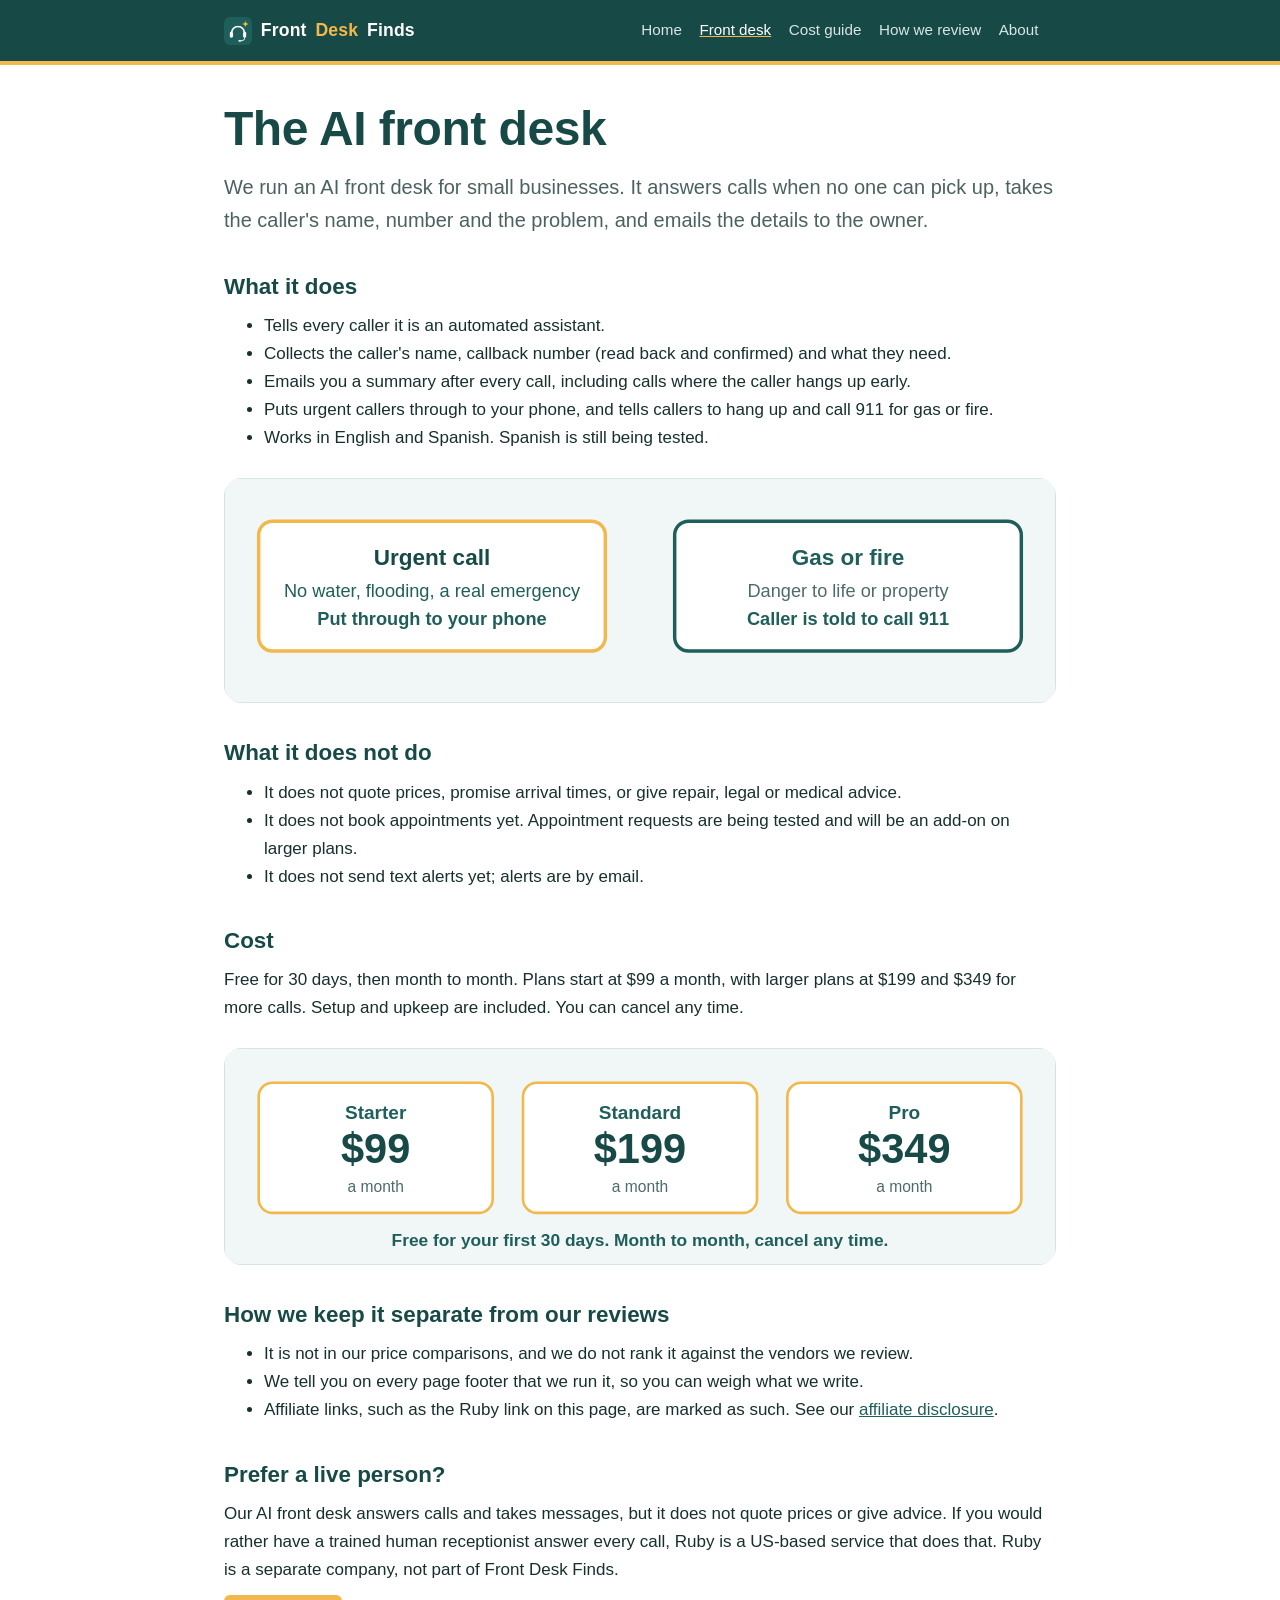
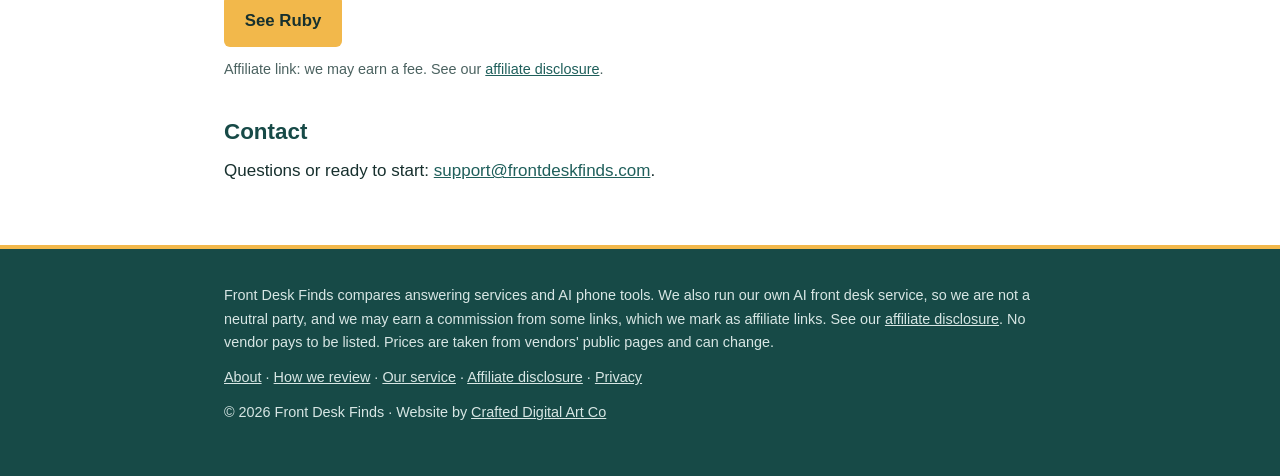
<file: our-service/index.html>
<!doctype html>
<html lang="en">
<head>
<meta charset="utf-8">
<meta name="viewport" content="width=device-width,initial-scale=1">
<title>Our service | Front Desk Finds</title>
<meta name="description" content="About the AI front desk service we run: what it does, what it costs, its limits, and how we keep it separate from our reviews.">
<link rel="canonical" href="https://frontdeskfinds.com/our-service/">
<link rel="icon" href="/icon-48.png" type="image/png">
<link rel="stylesheet" href="/style.css">
<meta property="og:title" content="Our service | Front Desk Finds">
<meta property="og:description" content="About the AI front desk service we run: what it does, what it costs, its limits, and how we keep it separate from our reviews.">
<meta property="og:image" content="https://frontdeskfinds.com/img/og.png">
<meta name="twitter:card" content="summary_large_image">
<meta property="og:type" content="website">
<meta property="og:url" content="https://frontdeskfinds.com/our-service/">
</head>
<body>
<header class="site"><div class="wrap">
<a class="brand" href="/"><img src="/icon-48.png" alt="" width="28" height="28">Front <span class="gold">Desk</span> Finds</a>
<nav aria-label="Main"><a href="/">Home</a><a href="/our-service/" aria-current="page">Front desk</a><a href="/how-much-does-an-answering-service-cost/">Cost guide</a><a href="/how-we-review/">How we review</a><a href="/about/">About</a></nav>
</div></header>
<main><div class="wrap">

<h1>The AI front desk</h1>
<p class="lede">We run an AI front desk for small businesses. It answers calls when no one can pick up, takes the caller's name, number and the problem, and emails the details to the owner.</p>
<h2>What it does</h2>
<ul>
<li>Tells every caller it is an automated assistant.</li>
<li>Collects the caller's name, callback number (read back and confirmed) and what they need.</li>
<li>Emails you a summary after every call, including calls where the caller hangs up early.</li>
<li>Puts urgent callers through to your phone, and tells callers to hang up and call 911 for gas or fire.</li>
<li>Works in English and Spanish. Spanish is still being tested.</li>
</ul>
<img class="band" src="/img/urgent-calls.svg" alt="Emergency calls are put through to your phone; gas or fire callers are told to call 911" width="960" height="260">
<h2>What it does not do</h2>
<ul>
<li>It does not quote prices, promise arrival times, or give repair, legal or medical advice.</li>
<li>It does not book appointments yet. Appointment requests are being tested and will be an add-on on larger plans.</li>
<li>It does not send text alerts yet; alerts are by email.</li>
</ul>
<h2>Cost</h2>
<p>Free for 30 days, then month to month. Plans start at $99 a month, with larger plans at $199 and $349 for more calls. Setup and upkeep are included. You can cancel any time.</p>
<img class="band" src="/img/plans.svg" alt="Starter $99, Standard $199, Pro $349 a month, free for the first 30 days" width="960" height="250">
<h2>How we keep it separate from our reviews</h2>
<ul>
<li>It is not in our price comparisons, and we do not rank it against the vendors we review.</li>
<li>We tell you on every page footer that we run it, so you can weigh what we write.</li>
<li>Affiliate links, such as the Ruby link on this page, are marked as such. See our <a href="/affiliate-disclosure/">affiliate disclosure</a>.</li>
</ul>
<h2>Prefer a live person?</h2>
<p>Our AI front desk answers calls and takes messages, but it does not quote prices or give advice. If you would rather have a trained human receptionist answer every call, Ruby is a US-based service that does that. Ruby is a separate company, not part of Front Desk Finds.</p>
<p><a class="btn" href="https://affiliate.ruby.com/server/affiliate_application/r/FINDSVL" target="_blank" rel="sponsored noopener">See Ruby</a></p>
<p class="meta">Affiliate link: we may earn a fee. See our <a href="/affiliate-disclosure/">affiliate disclosure</a>.</p>
<h2>Contact</h2>
<p>Questions or ready to start: <a href="mailto:support@frontdeskfinds.com">support@frontdeskfinds.com</a>.</p>
</div></main>
<footer class="site"><div class="wrap">
<p class="disclosure">Front Desk Finds compares answering services and AI phone tools. We also run our own AI front desk service, so we are not a neutral party, and we may earn a commission from some links, which we mark as affiliate links. See our <a href="/affiliate-disclosure/">affiliate disclosure</a>. No vendor pays to be listed. Prices are taken from vendors' public pages and can change.</p>
<p><a href="/about/">About</a> &middot; <a href="/how-we-review/">How we review</a> &middot; <a href="/our-service/">Our service</a> &middot; <a href="/affiliate-disclosure/">Affiliate disclosure</a> &middot; <a href="/privacy/">Privacy</a></p>
<p>&copy; 2026 Front Desk Finds &middot; Website by <a href="https://crafteddigitalartco.com">Crafted Digital Art Co</a></p>
</div></footer>
</body>
</html>
</file>
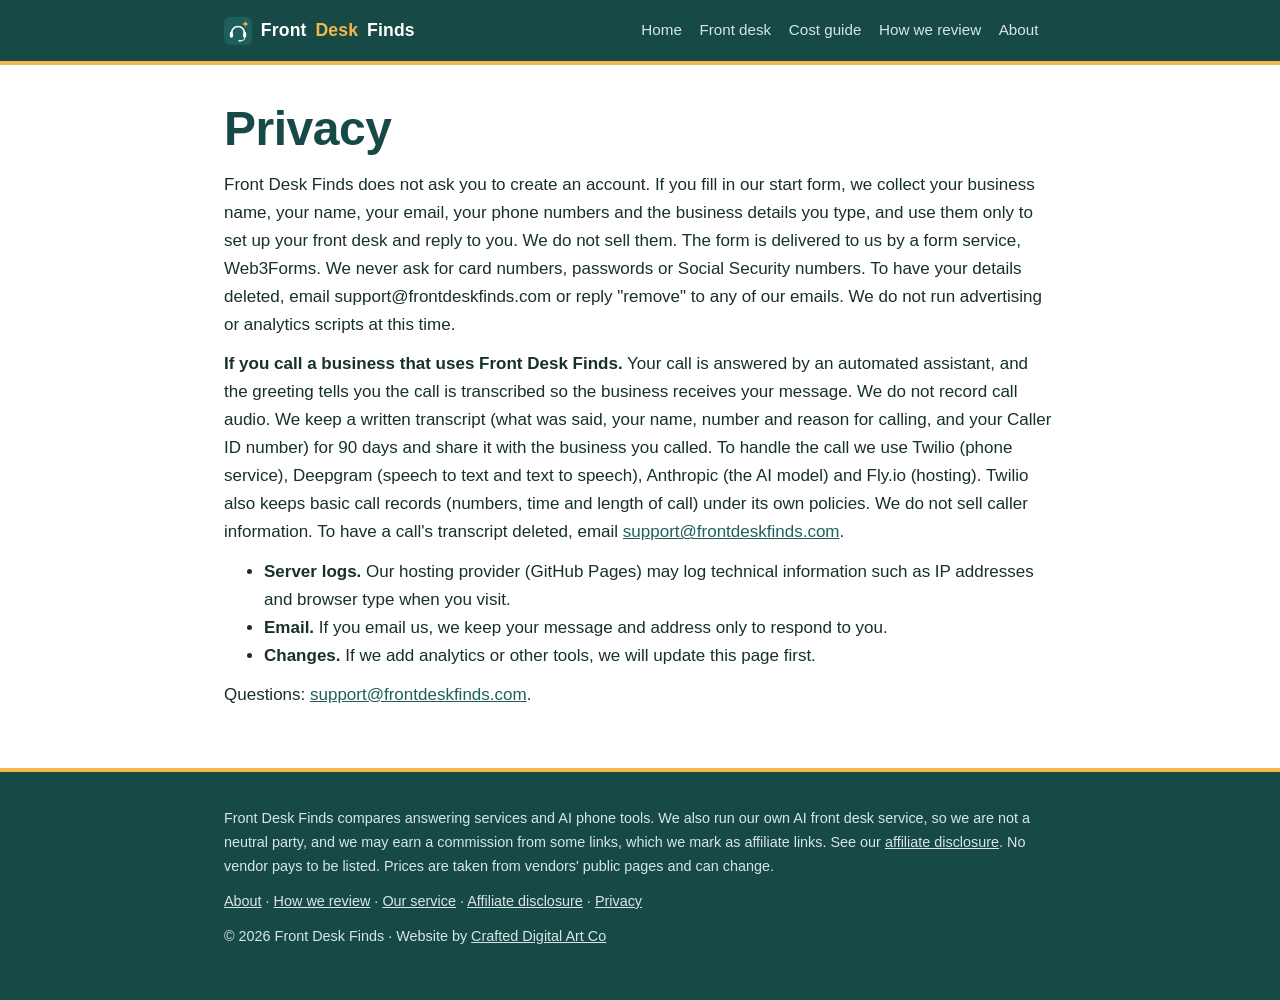
<file: privacy/index.html>
<!doctype html>
<html lang="en">
<head>
<meta charset="utf-8">
<meta name="viewport" content="width=device-width,initial-scale=1">
<title>Privacy | Front Desk Finds</title>
<meta name="description" content="Privacy information for Front Desk Finds.">
<link rel="canonical" href="https://frontdeskfinds.com/privacy/">
<link rel="icon" href="/icon-48.png" type="image/png">
<link rel="stylesheet" href="/style.css">
<meta property="og:title" content="Privacy | Front Desk Finds">
<meta property="og:description" content="Privacy information for Front Desk Finds.">
<meta property="og:image" content="https://frontdeskfinds.com/img/og.png">
<meta name="twitter:card" content="summary_large_image">
<meta property="og:type" content="website">
<meta property="og:url" content="https://frontdeskfinds.com/privacy/">
</head>
<body>
<header class="site"><div class="wrap">
<a class="brand" href="/"><img src="/icon-48.png" alt="" width="28" height="28">Front <span class="gold">Desk</span> Finds</a>
<nav aria-label="Main"><a href="/">Home</a><a href="/our-service/">Front desk</a><a href="/how-much-does-an-answering-service-cost/">Cost guide</a><a href="/how-we-review/">How we review</a><a href="/about/">About</a></nav>
</div></header>
<main><div class="wrap">

<h1>Privacy</h1>
<p>Front Desk Finds does not ask you to create an account. If you fill in our start form, we collect your business name, your name, your email, your phone numbers and the business details you type, and use them only to set up your front desk and reply to you. We do not sell them. The form is delivered to us by a form service, Web3Forms. We never ask for card numbers, passwords or Social Security numbers. To have your details deleted, email support@frontdeskfinds.com or reply "remove" to any of our emails. We do not run advertising or analytics scripts at this time.</p>
<p><strong>If you call a business that uses Front Desk Finds.</strong> Your call is answered by an automated assistant, and the greeting tells you the call is transcribed so the business receives your message. We do not record call audio. We keep a written transcript (what was said, your name, number and reason for calling, and your Caller ID number) for 90 days and share it with the business you called. To handle the call we use Twilio (phone service), Deepgram (speech to text and text to speech), Anthropic (the AI model) and Fly.io (hosting). Twilio also keeps basic call records (numbers, time and length of call) under its own policies. We do not sell caller information. To have a call's transcript deleted, email <a href="mailto:support@frontdeskfinds.com">support@frontdeskfinds.com</a>.</p>
<ul>
<li><strong>Server logs.</strong> Our hosting provider (GitHub Pages) may log technical information such as IP addresses and browser type when you visit.</li>
<li><strong>Email.</strong> If you email us, we keep your message and address only to respond to you.</li>
<li><strong>Changes.</strong> If we add analytics or other tools, we will update this page first.</li>
</ul>
<p>Questions: <a href="mailto:support@frontdeskfinds.com">support@frontdeskfinds.com</a>.</p>

</div></main>
<footer class="site"><div class="wrap">
<p class="disclosure">Front Desk Finds compares answering services and AI phone tools. We also run our own AI front desk service, so we are not a neutral party, and we may earn a commission from some links, which we mark as affiliate links. See our <a href="/affiliate-disclosure/">affiliate disclosure</a>. No vendor pays to be listed. Prices are taken from vendors' public pages and can change.</p>
<p><a href="/about/">About</a> &middot; <a href="/how-we-review/">How we review</a> &middot; <a href="/our-service/">Our service</a> &middot; <a href="/affiliate-disclosure/">Affiliate disclosure</a> &middot; <a href="/privacy/">Privacy</a></p>
<p>&copy; 2026 Front Desk Finds &middot; Website by <a href="https://crafteddigitalartco.com">Crafted Digital Art Co</a></p>
</div></footer>
</body>
</html>
</file>
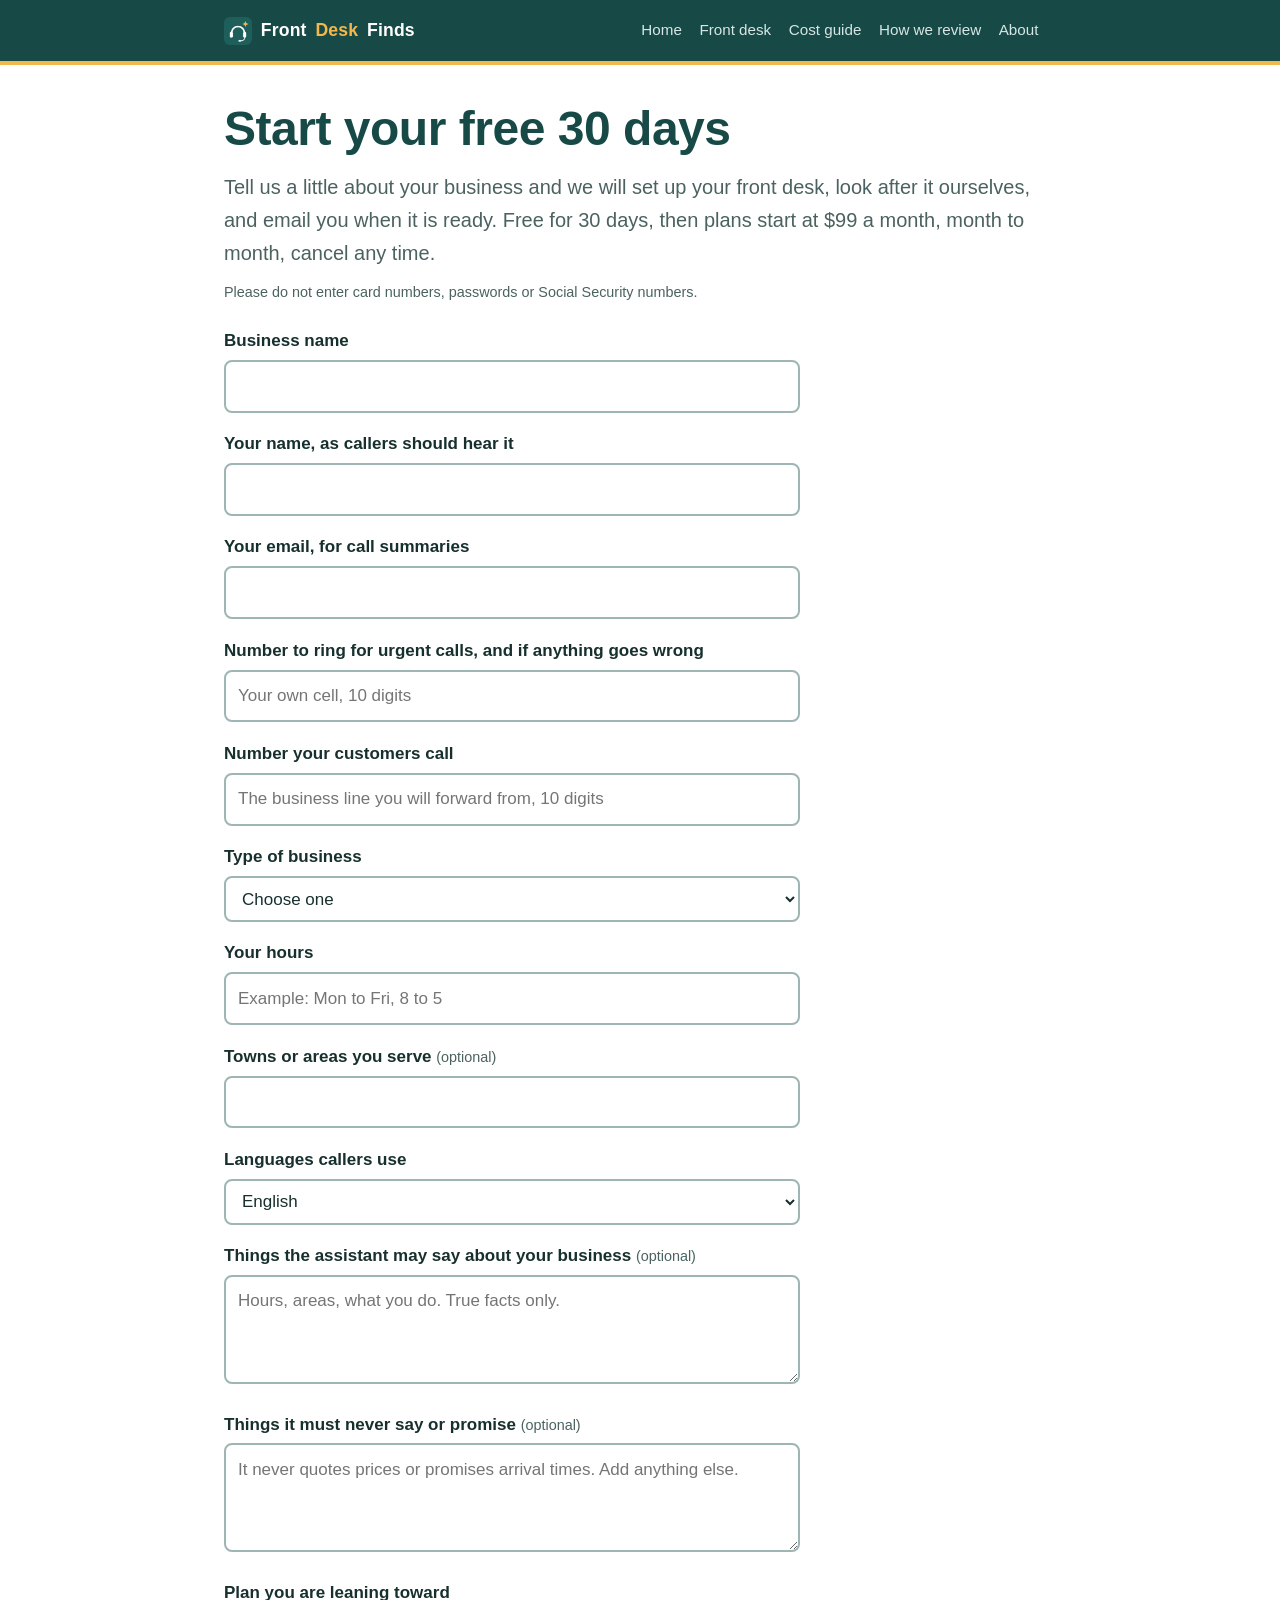
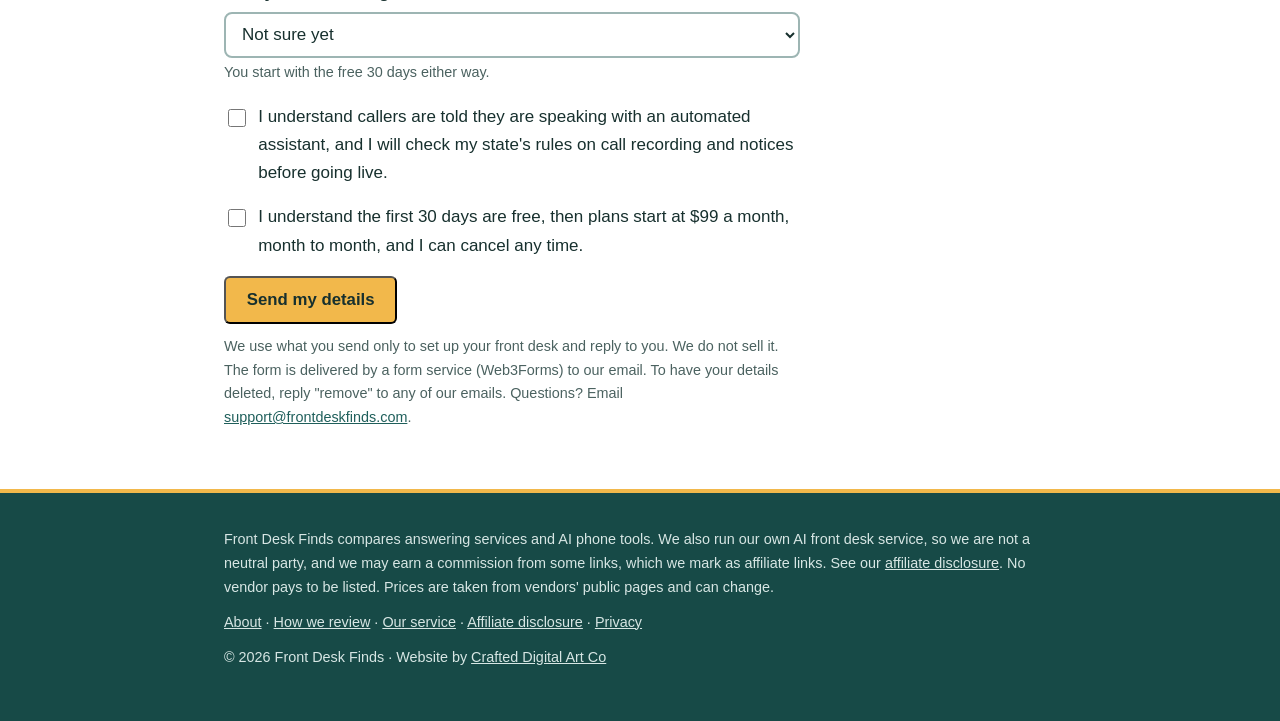
<file: start/index.html>
<!doctype html>
<html lang="en">
<head>
<meta charset="utf-8">
<meta name="viewport" content="width=device-width,initial-scale=1">
<title>Start your free 30 days | Front Desk Finds</title>
<meta name="description" content="Tell us about your business and we will set up your AI front desk. Free for 30 days, then month to month.">
<link rel="canonical" href="https://frontdeskfinds.com/start/">
<link rel="icon" href="/icon-48.png" type="image/png">
<link rel="stylesheet" href="/style.css">
<meta property="og:title" content="Start your free 30 days | Front Desk Finds">
<meta property="og:description" content="Tell us about your business and we will set up your AI front desk. Free for 30 days.">
<meta property="og:image" content="https://frontdeskfinds.com/img/og.png">
<meta name="twitter:card" content="summary_large_image">
<meta property="og:type" content="website">
<meta property="og:url" content="https://frontdeskfinds.com/start/">
</head>
<body>
<header class="site"><div class="wrap">
<a class="brand" href="/"><img src="/icon-48.png" alt="" width="28" height="28">Front <span class="gold">Desk</span> Finds</a>
<nav aria-label="Main"><a href="/">Home</a><a href="/our-service/">Front desk</a><a href="/how-much-does-an-answering-service-cost/">Cost guide</a><a href="/how-we-review/">How we review</a><a href="/about/">About</a></nav>
</div></header>
<main><div class="wrap">
<h1>Start your free 30 days</h1>
<p class="lede">Tell us a little about your business and we will set up your front desk, look after it ourselves, and email you when it is ready. Free for 30 days, then plans start at $99 a month, month to month, cancel any time.</p>
<p class="meta">Please do not enter card numbers, passwords or Social Security numbers.</p>

<form id="req" class="form" novalidate>
<div class="fld"><label for="f_biz">Business name</label><input id="f_biz" autocomplete="organization" required><span class="err" data-for="f_biz"></span></div>
<div class="fld"><label for="f_name">Your name, as callers should hear it</label><input id="f_name" autocomplete="name" required><span class="err" data-for="f_name"></span></div>
<div class="fld"><label for="f_mail">Your email, for call summaries</label><input id="f_mail" type="email" autocomplete="email" required><span class="err" data-for="f_mail"></span></div>
<div class="fld"><label for="f_urgent">Number to ring for urgent calls, and if anything goes wrong</label><input id="f_urgent" type="tel" autocomplete="tel" inputmode="tel" placeholder="Your own cell, 10 digits" required><span class="err" data-for="f_urgent"></span></div>
<div class="fld"><label for="f_line">Number your customers call</label><input id="f_line" type="tel" inputmode="tel" placeholder="The business line you will forward from, 10 digits" required><span class="err" data-for="f_line"></span></div>
<div class="fld"><label for="f_type">Type of business</label><select id="f_type" required><option value="">Choose one</option><option>Plumbing</option><option>HVAC</option><option>Roofing</option><option>Electrical</option><option>Auto repair</option><option>Cleaning</option><option>Landscaping</option><option>Salon or barber</option><option>Restaurant</option><option>Other</option></select><span class="err" data-for="f_type"></span></div>
<div class="fld"><label for="f_hours">Your hours</label><input id="f_hours" placeholder="Example: Mon to Fri, 8 to 5" required><span class="err" data-for="f_hours"></span></div>
<div class="fld"><label for="f_area">Towns or areas you serve <span class="opt">(optional)</span></label><input id="f_area"></div>
<div class="fld"><label for="f_lang">Languages callers use</label><select id="f_lang"><option>English</option><option>Spanish</option><option>Both English and Spanish</option></select></div>
<div class="fld"><label for="f_say">Things the assistant may say about your business <span class="opt">(optional)</span></label><textarea id="f_say" rows="3" placeholder="Hours, areas, what you do. True facts only."></textarea></div>
<div class="fld"><label for="f_never">Things it must never say or promise <span class="opt">(optional)</span></label><textarea id="f_never" rows="3" placeholder="It never quotes prices or promises arrival times. Add anything else."></textarea></div>
<div class="fld"><label for="f_plan">Plan you are leaning toward</label><select id="f_plan"><option>Not sure yet</option><option>Starter, $99 a month</option><option>Standard, $199 a month</option><option>Pro, $349 a month</option></select><span class="hint">You start with the free 30 days either way.</span></div>
<div class="chk"><label><input type="checkbox" id="f_c1"> I understand callers are told they are speaking with an automated assistant, and I will check my state's rules on call recording and notices before going live.</label><span class="err" data-for="f_c1"></span></div>
<div class="chk"><label><input type="checkbox" id="f_c2"> I understand the first 30 days are free, then plans start at $99 a month, month to month, and I can cancel any time.</label><span class="err" data-for="f_c2"></span></div>
<div class="hp" aria-hidden="true"><label>Leave this empty <input id="f_hp" tabindex="-1" autocomplete="off"></label></div>
<p><button class="btn" id="send" type="submit">Send my details</button> <span id="sendmsg" class="meta" role="status"></span></p>
<p class="fine">We use what you send only to set up your front desk and reply to you. We do not sell it. The form is delivered by a form service (Web3Forms) to our email. To have your details deleted, reply "remove" to any of our emails. Questions? Email <a href="mailto:support@frontdeskfinds.com">support@frontdeskfinds.com</a>.</p>
</form>

<div id="done" class="note" tabindex="-1" style="display:none">
<h2 id="done_h" style="margin-top:0">Thank you</h2>
<p id="done_p"></p>
<pre id="out" class="out" style="display:none"></pre>
</div>
</div></main>
<script>
(function(){
var f=document.getElementById('req'),d=document.getElementById('done'),sb=document.getElementById('send'),sm=document.getElementById('sendmsg'),out=document.getElementById('out'),
KEY="4d89a9ef-e5e5-416c-b28f-5829619444a0",ADDR='support@frontdeskfinds.com';
function v(id){return (document.getElementById(id).value||'').trim()}
function err(id,t){var e=f.querySelector('[data-for="'+id+'"]');if(e)e.textContent=t||''}
f.addEventListener('submit',function(ev){
ev.preventDefault();
var ok=true,first=null;
[['f_biz','Please enter your business name.'],['f_name','Please enter your name.'],['f_type','Please choose a type.'],['f_hours','Please enter your hours.']].forEach(function(r){if(!v(r[0])){err(r[0],r[1]);ok=false;first=first||r[0]}else err(r[0],'')});
[['f_urgent','Please enter a 10-digit phone number.'],['f_line','Please enter a 10-digit phone number.']].forEach(function(r){var dg=v(r[0]).replace(/\D/g,'');if(dg.length===11&&dg.charAt(0)==='1')dg=dg.slice(1);if(dg.length!==10){err(r[0],r[1]);ok=false;first=first||r[0]}else err(r[0],'')});
var mail=v('f_mail');
if(!/^[^@\s]+@[^@\s]+\.[^@\s]+$/.test(mail)){err('f_mail','Please enter a valid email.');ok=false;first=first||'f_mail'}else err('f_mail','');
[['f_c1','Please tick this box to continue.'],['f_c2','Please tick this box to continue.']].forEach(function(r){if(!document.getElementById(r[0]).checked){err(r[0],r[1]);ok=false;first=first||r[0]}else err(r[0],'')});
if(!ok){document.getElementById(first).focus();return}
if(v('f_hp')){return}
var L=[['Business name','f_biz'],['Name for callers','f_name'],['Email','f_mail'],['Number to ring for urgent calls','f_urgent'],['Business line (customers call)','f_line'],['Type of business','f_type'],['Hours','f_hours'],['Areas served','f_area'],['Languages','f_lang'],['May say','f_say'],['Must never say','f_never'],['Plan interest','f_plan']];
var subject='Front Desk Finds start form - '+v('f_biz');
var t='Subject: '+subject+'\n\n';
var payload={access_key:KEY,subject:subject,from_name:'Front Desk Finds website',replyto:mail,name:v('f_name'),botcheck:''};
L.forEach(function(r){var x=v(r[1]);t+=r[0]+': '+(x||'(not given)')+'\n';payload[r[0]]=x||'(not given)'});
t+='Understands automated assistant notice and recording rules: yes\nUnderstands free 30 days then month to month: yes\n';
payload['Acknowledgements']='Automated assistant notice and recording rules: yes. Free 30 days then month to month: yes.';
sb.disabled=true;sm.textContent='Sending...';
function fail(){
sb.disabled=false;sm.textContent='';
document.getElementById('done_h').textContent='The form could not send. Please email us instead';
document.getElementById('done_p').innerHTML='Copy the text below and email it to <a href="mailto:'+ADDR+'">'+ADDR+'</a>. We reply with next steps, usually within one business day.';
out.textContent=t.trim();out.style.display='block';
f.style.display='none';d.style.display='block';d.focus();
}
fetch('https://api.web3forms.com/submit',{method:'POST',headers:{'Content-Type':'application/json',Accept:'application/json'},body:JSON.stringify(payload)})
.then(function(r){return r.json().then(function(j){return {ok:r.ok&&j.success}})})
.then(function(x){
if(!x.ok){fail();return}
sb.disabled=false;sm.textContent='';
document.getElementById('done_h').textContent='Got it, thank you';
document.getElementById('done_p').textContent="We will email you within one business day with next steps.";
out.style.display='none';f.reset();f.style.display='none';d.style.display='block';d.focus();
}).catch(fail);
});
})();
</script>
<footer class="site"><div class="wrap">
<p class="disclosure">Front Desk Finds compares answering services and AI phone tools. We also run our own AI front desk service, so we are not a neutral party, and we may earn a commission from some links, which we mark as affiliate links. See our <a href="/affiliate-disclosure/">affiliate disclosure</a>. No vendor pays to be listed. Prices are taken from vendors' public pages and can change.</p>
<p><a href="/about/">About</a> &middot; <a href="/how-we-review/">How we review</a> &middot; <a href="/our-service/">Our service</a> &middot; <a href="/affiliate-disclosure/">Affiliate disclosure</a> &middot; <a href="/privacy/">Privacy</a></p>
<p>&copy; 2026 Front Desk Finds &middot; Website by <a href="https://crafteddigitalartco.com">Crafted Digital Art Co</a></p>
</div></footer>
</body>
</html>
</file>
<file: style.css>
:root{--teal:#1f5f5b;--teal-dark:#174a47;--gold:#f2b84b;--bg:#ffffff;--ink:#17302e;--muted:#4b6260;--line:#d5e1e0;--accent:#1f5f5b;--accent-ink:#17302e;--card:#f5f9f8;--note:#fff8e6}
*{box-sizing:border-box}
html{-webkit-text-size-adjust:100%}
body{margin:0;background:var(--bg);color:var(--ink);font:17px/1.65 -apple-system,BlinkMacSystemFont,"Segoe UI",Roboto,Helvetica,Arial,sans-serif}
a{color:var(--accent)}
.wrap{max-width:54rem;margin:0 auto;padding:0 1rem}
header.site{background:var(--teal-dark);border-bottom:4px solid var(--gold)}
header.site .wrap{display:flex;flex-wrap:wrap;gap:.5rem 1.5rem;align-items:center;justify-content:space-between;padding-top:1rem;padding-bottom:1rem}
.brand{font-weight:700;font-size:1.1rem;color:#fff;display:inline-flex;align-items:center;gap:.55rem;text-decoration:none;letter-spacing:.01em}
nav a{margin-right:1.1rem;color:#d7e6e4;text-decoration:none;font-size:.95rem}
nav a:hover,nav a[aria-current="page"]{color:#fff;text-decoration:underline;text-decoration-color:var(--gold)}
.brand img{width:28px;height:28px;border-radius:6px}
main{padding:2rem 0 3rem}
h1{font-size:2rem;line-height:1.2;margin:.2rem 0 .8rem}
h2{font-size:1.4rem;line-height:1.3;margin:2.2rem 0 .6rem}
h3{font-size:1.1rem;margin:1.6rem 0 .4rem}
p,ul,ol{margin:.7rem 0}
.lede{font-size:1.15rem;color:var(--muted)}
.meta{color:var(--muted);font-size:.9rem}
.note{background:var(--note);border-left:4px solid var(--gold);padding:.8rem 1rem;border-radius:4px;margin:1.2rem 0}
.tablewrap{overflow-x:auto;margin:1rem 0;border:1px solid var(--line);border-radius:6px;background:var(--card)}
table{border-collapse:collapse;width:100%;font-size:.95rem}
th,td{padding:.55rem .75rem;text-align:left;border-bottom:1px solid var(--line);vertical-align:top}
th{font-weight:600;background:var(--note);white-space:nowrap}
tr:last-child td{border-bottom:0}
caption{caption-side:top;text-align:left;padding:.6rem .75rem;font-weight:600}
.cards{display:grid;gap:1rem;margin:1.2rem 0}
.card{background:var(--card);border:1px solid var(--line);border-radius:8px;padding:1rem 1.1rem}
.card h3{margin-top:0}
.btn{display:inline-block;background:var(--gold);color:#17302e;padding:.6rem 1rem;border-radius:6px;text-decoration:none;font-weight:600}
footer.site{border-top:1px solid var(--line);padding:1.5rem 0 2.5rem;color:var(--muted);font-size:.9rem}
footer.site a{color:var(--muted)}
.disclosure{font-size:.9rem;color:var(--muted)}
@media (min-width:640px){.cards.two{grid-template-columns:1fr 1fr}}
a.aff::after{content:" (affiliate link)";font-size:.85em;color:var(--muted)}

h1,h2,h3{color:var(--teal-dark)}
.card{border-top:3px solid var(--gold)}
.btn{color:#17302e}.btn:visited{color:#17302e}
.note{border-left-color:var(--gold)}
th{color:var(--teal-dark);background:#eef5f4}
footer.site{background:var(--teal-dark);color:#d7e6e4;border-top:4px solid var(--gold)}
footer.site a,footer.site .disclosure{color:#d7e6e4}

img.hero,img.band{display:block;width:100%;height:auto;margin:1.6rem 0;border-radius:18px}
.brand .gold{color:var(--gold)}

.email{background:#fff;color:#17302e;border-radius:12px;overflow:hidden;margin:1.2rem 0;border:2px solid var(--line);box-shadow:0 2px 10px rgba(23,48,46,.08)}
.email-head{background:#e8f7f5;padding:.7rem 1rem;font-weight:700;display:flex;justify-content:space-between;gap:1rem;flex-wrap:wrap}
.email-head em{font-style:normal;background:var(--gold);color:#17302e;border-radius:4px;padding:0 .5rem;font-size:.85rem;align-self:center}
.email dl{margin:0;padding:.6rem 1rem 1rem;display:grid;grid-template-columns:9rem 1fr;gap:.45rem 1rem}
.email dt{font-weight:700;color:#1f5f5b}.email dd{margin:0}
@media (max-width:560px){.email dl{grid-template-columns:1fr;gap:0}.email dd{margin-bottom:.5rem}}
.faq details{background:var(--card);border:1px solid var(--line);border-radius:8px;padding:.7rem 1rem;margin:.5rem 0}
.faq summary{cursor:pointer;font-weight:700;color:var(--teal-dark)}.faq details[open] summary{color:var(--teal)}.faq p{margin:.6rem 0 .2rem}

main h1{font-size:clamp(2rem,5.5vw,3rem);letter-spacing:-.01em}
.lede{font-size:1.25rem}
.btn{font-size:1.05rem;padding:.75rem 1.3rem;transition:transform .15s,box-shadow .15s}
.btn:hover{transform:translateY(-2px);box-shadow:0 6px 16px rgba(0,0,0,.25)}
a:focus-visible,.btn:focus-visible,summary:focus-visible{outline:3px solid var(--teal);outline-offset:3px}
.card{transition:transform .15s}.card:hover{transform:translateY(-2px)}
@media (prefers-reduced-motion:reduce){*{transition:none!important}}

.form{margin-top:1.4rem;max-width:36rem}
.fld{margin:0 0 1.1rem}
.fld label,.chk label{display:block;font-weight:600;margin-bottom:.3rem}
.fld input,.fld select,.fld textarea{width:100%;font:inherit;padding:.65rem .75rem;border-radius:8px;border:2px solid #9db5b3;background:#fff;color:#17302e}
.fld input:focus,.fld select:focus,.fld textarea:focus{outline:3px solid var(--gold);outline-offset:1px}
.opt,.hint{font-weight:400;color:var(--muted);font-size:.9rem}
.err{display:block;color:#a3400f;font-weight:600;min-height:0}
.chk{margin:0 0 1rem}.chk label{font-weight:400;display:flex;gap:.6rem;align-items:flex-start}.chk input{margin-top:.35rem;width:1.1rem;height:1.1rem;flex:none}
.hp{position:absolute;left:-9999px;height:0;overflow:hidden}
.fine{font-size:.9rem;color:var(--muted)}
.out{white-space:pre-wrap;border:1px solid var(--line);background:#fff;color:#17302e;padding:1rem;border-radius:8px;overflow-x:auto}
</file>
